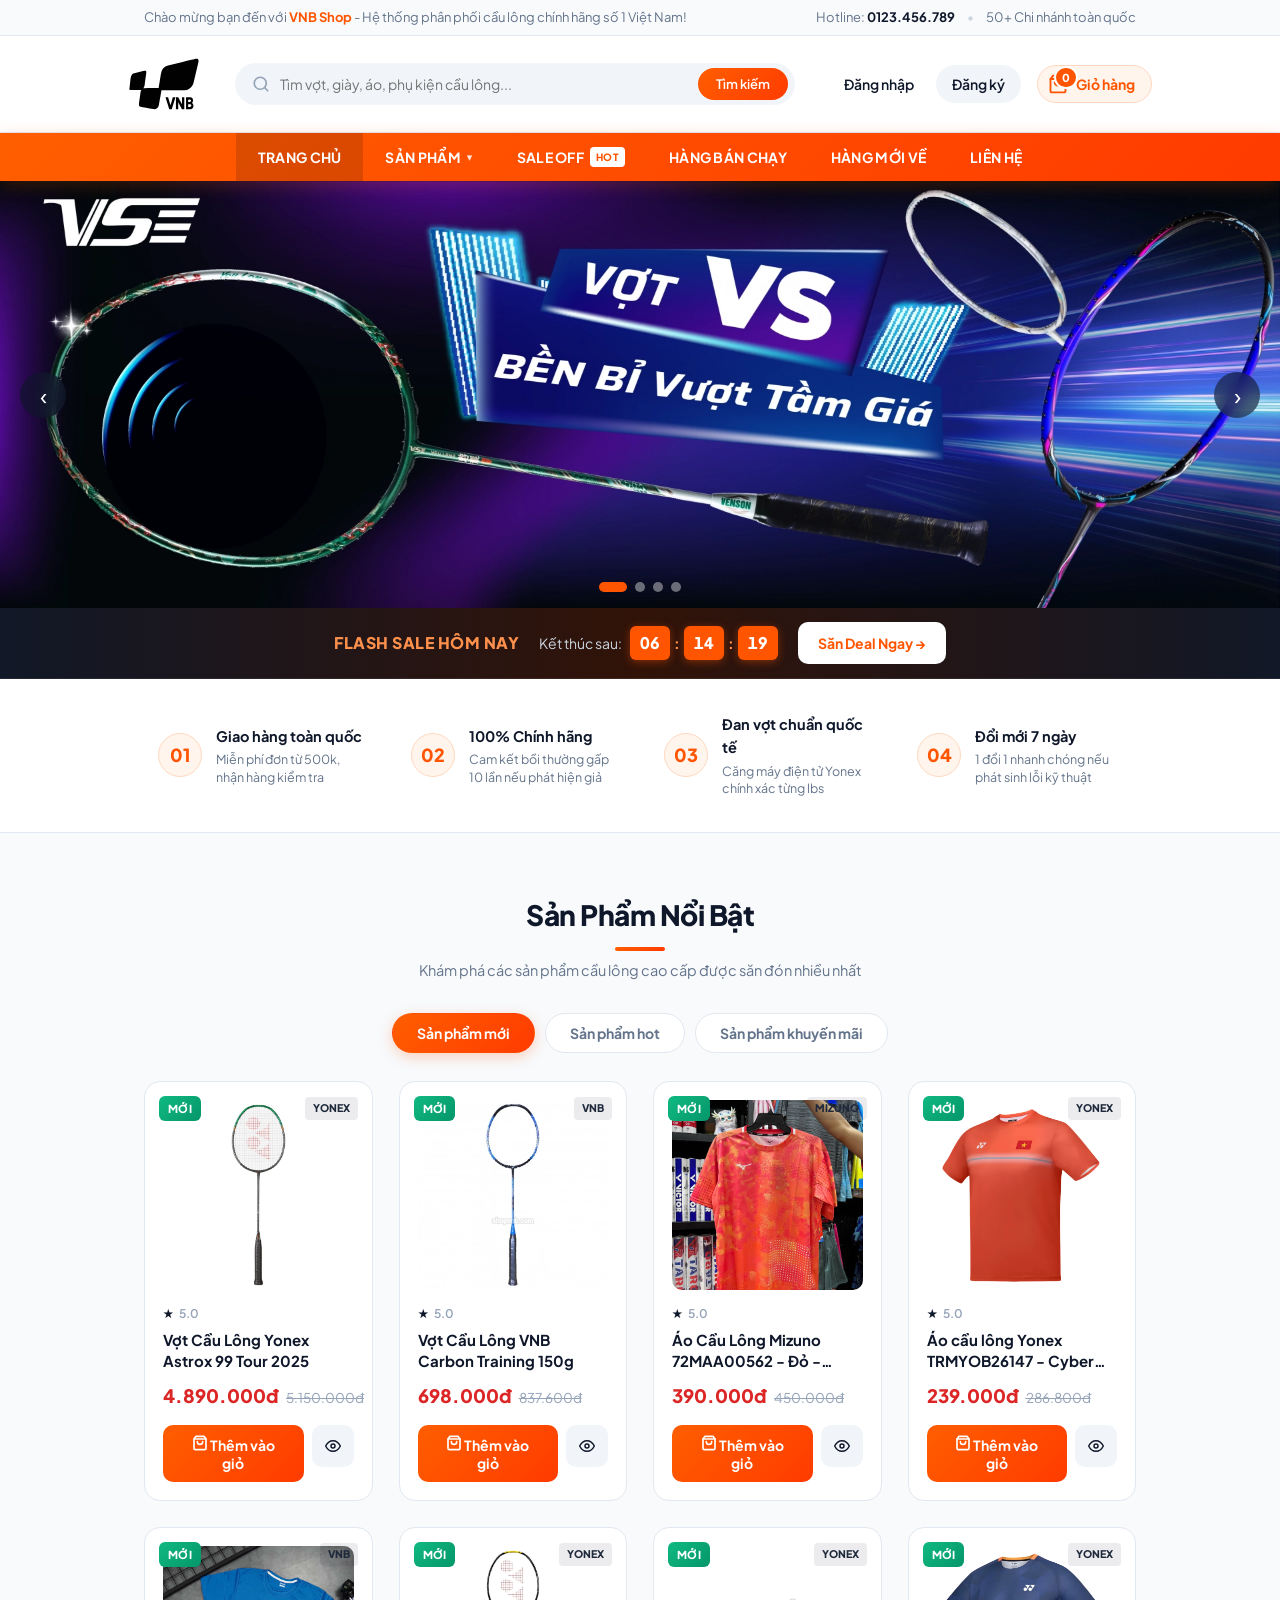
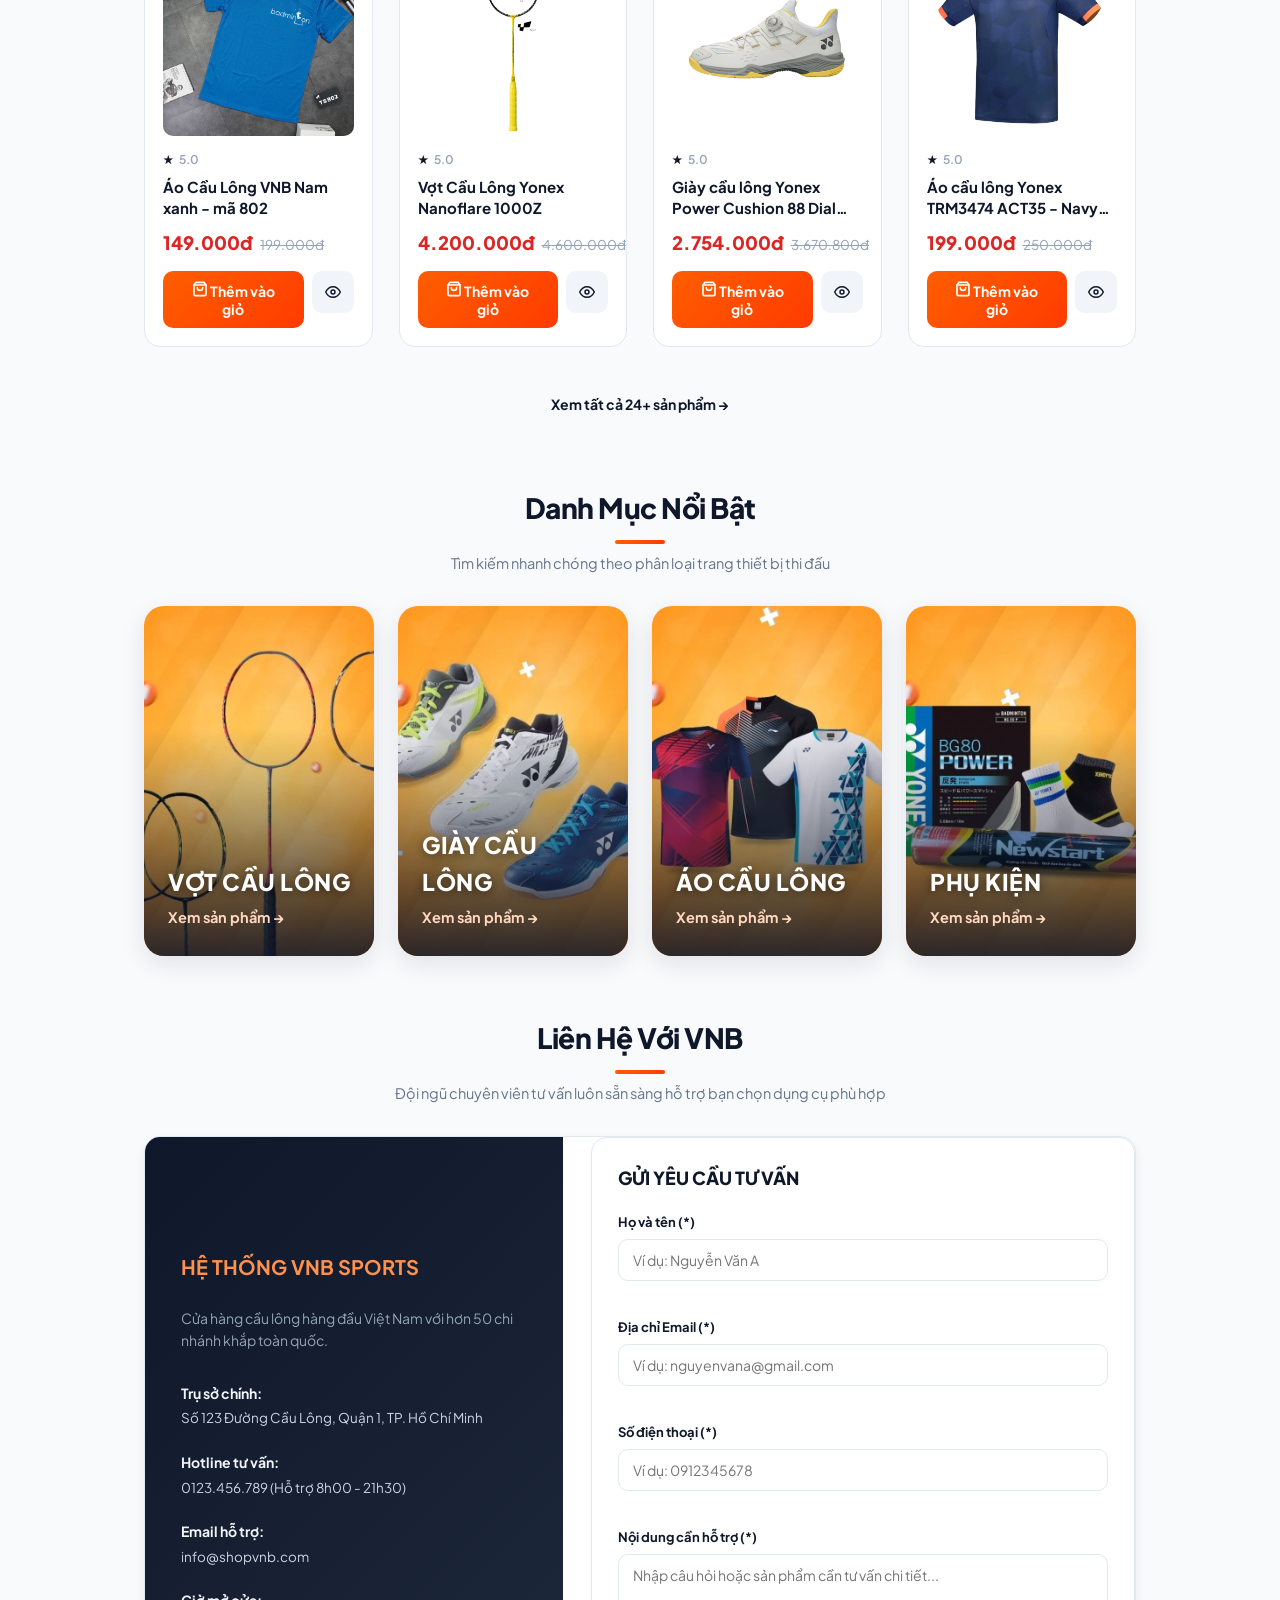
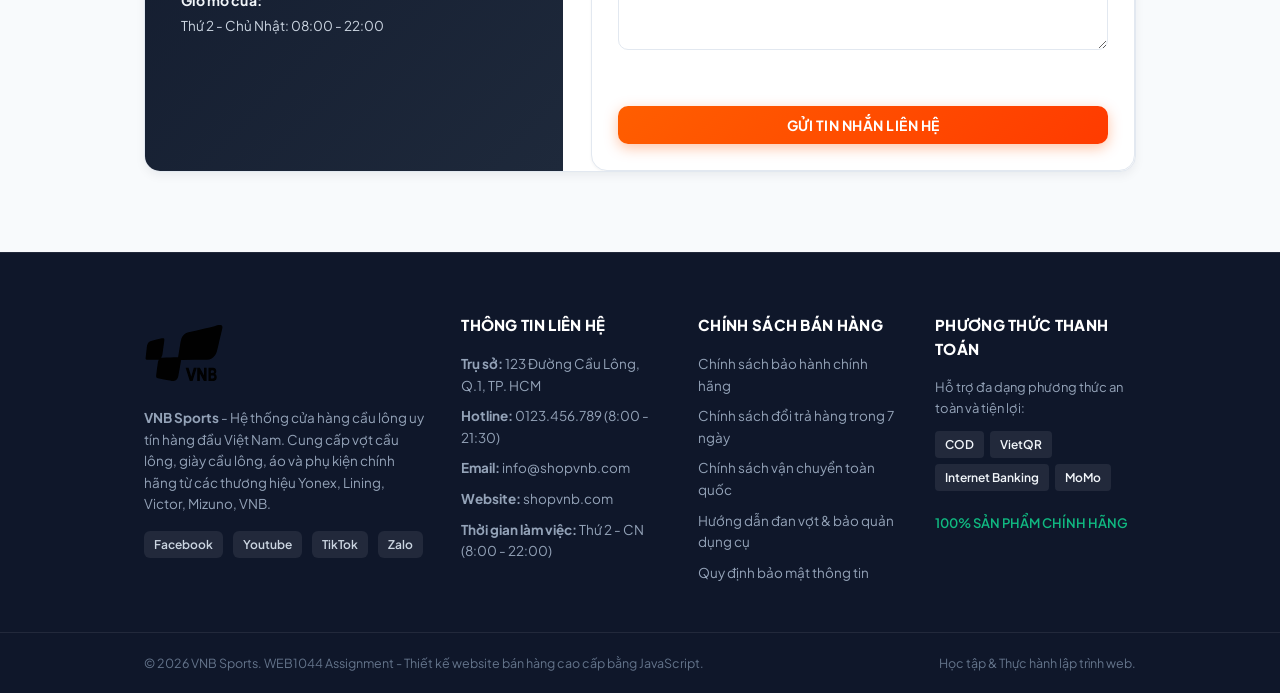
<file: index.html>
<!doctype html>
<html lang="vi">
  <head>
    <meta charset="UTF-8" />
    <meta name="viewport" content="width=device-width,initial-scale=1" />
    <title>VNB Shop - Vợt Cầu Lông & Giày Cầu Lông Chính Hãng</title>
    <link rel="preconnect" href="https://fonts.googleapis.com" />
    <link rel="preconnect" href="https://fonts.gstatic.com" crossorigin />
    <link
      href="https://fonts.googleapis.com/css2?family=Plus+Jakarta+Sans:wght@400;500;600;700;800&display=swap"
      rel="stylesheet"
    />
    <link rel="stylesheet" href="css/style.css" />
  </head>
  <body data-page="home">
    <div id="header"></div>

    <!-- Hero Slider -->
    <div class="slider">
      <div class="slides">
        <img
          width="1920"
          height="640"
          src="img/vs-vot-cau-long_1764274302.webp"
          alt="vs vot cau long"
        /><img
          width="1920"
          height="640"
          src="img/grpht-thrttl_1759089897.webp"
          alt="giay grpht thrttl chính hãng"
        />
        <img width="1920" height="640" src="img/62-1-_1764612898.webp" alt="Ưu đãi siêu sale" />
        <img
          width="1920"
          height="640"
          src="img/yonex-astrox-99_1757731351.webp"
          alt="yonex astrox 99"
        />
      </div>
      <button class="sl-btn prev" aria-label="Slide trước">‹</button>
      <button class="sl-btn next" aria-label="Slide sau">›</button>
      <div class="dots"></div>
    </div>

    <!-- Flash Sale Ticker -->
    <div class="flash">
      <div class="flash-inner">
        <span class="flash-title">FLASH SALE HÔM NAY</span>
        <div class="flash-countdown">
          <span>Kết thúc sau:</span>
          <div id="countdown" class="countdown-boxes"></div>
        </div>
        <a class="btn btn-flash" id="btnPromo" href="products.html?tag=sale">Săn Deal Ngay →</a>
      </div>
    </div>

    <!-- Service Commitments (USP) Bar -->
    <section class="features-bar">
      <div class="wrap features-grid">
        <div class="feature-item">
          <div class="feature-num">01</div>
          <div class="feature-text">
            <h4>Giao hàng toàn quốc</h4>
            <p>Miễn phí đơn từ 500k, nhận hàng kiểm tra</p>
          </div>
        </div>
        <div class="feature-item">
          <div class="feature-num">02</div>
          <div class="feature-text">
            <h4>100% Chính hãng</h4>
            <p>Cam kết bồi thường gấp 10 lần nếu phát hiện giả</p>
          </div>
        </div>
        <div class="feature-item">
          <div class="feature-num">03</div>
          <div class="feature-text">
            <h4>Đan vợt chuẩn quốc tế</h4>
            <p>Căng máy điện tử Yonex chính xác từng lbs</p>
          </div>
        </div>
        <div class="feature-item">
          <div class="feature-num">04</div>
          <div class="feature-text">
            <h4>Đổi mới 7 ngày</h4>
            <p>1 đổi 1 nhanh chóng nếu phát sinh lỗi kỹ thuật</p>
          </div>
        </div>
      </div>
    </section>

    <main class="wrap">
      <!-- Sản phẩm nổi bật -->
      <section class="sec">
        <div class="section-header">
          <h2 class="title">Sản Phẩm Nổi Bật</h2>
          <p class="section-subtitle">
            Khám phá các sản phẩm cầu lông cao cấp được săn đón nhiều nhất
          </p>
        </div>
        <div class="tabs" id="tabs"></div>
        <div class="grid big" id="home-grid"></div>
        <!-- Vùng hiển thị tương thích với mã mẫu huongdanasm2 -->
        <div id="products-list" style="display: none"></div>
        <div class="more">
          <a class="btn btn-lg" href="products.html">Xem tất cả 24+ sản phẩm →</a>
        </div>
      </section>

      <!-- Danh mục sản phẩm -->
      <section class="sec">
        <div class="section-header">
          <h2 class="title">Danh Mục Nổi Bật</h2>
          <p class="section-subtitle">Tìm kiếm nhanh chóng theo phân loại trang thiết bị thi đấu</p>
        </div>
        <div class="cats" id="cats"></div>
      </section>

      <!-- Liên hệ & Hỗ trợ -->
      <section class="sec" id="lienhe">
        <div class="section-header">
          <h2 class="title">Liên Hệ Với VNB</h2>
          <p class="section-subtitle">
            Đội ngũ chuyên viên tư vấn luôn sẵn sàng hỗ trợ bạn chọn dụng cụ phù hợp
          </p>
        </div>

        <div class="contact-card-wrap">
          <div class="contact-info-panel">
            <h3>HỆ THỐNG VNB SPORTS</h3>
            <p class="contact-desc">
              Cửa hàng cầu lông hàng đầu Việt Nam với hơn 50 chi nhánh khắp toàn quốc.
            </p>
            <div class="contact-item">
              <div>
                <b>Trụ sở chính:</b>
                <p>Số 123 Đường Cầu Lông, Quận 1, TP. Hồ Chí Minh</p>
              </div>
            </div>
            <div class="contact-item">
              <div>
                <b>Hotline tư vấn:</b>
                <p>0123.456.789 (Hỗ trợ 8h00 - 21h30)</p>
              </div>
            </div>
            <div class="contact-item">
              <div>
                <b>Email hỗ trợ:</b>
                <p>info@shopvnb.com</p>
              </div>
            </div>
            <div class="contact-item">
              <div>
                <b>Giờ mở cửa:</b>
                <p>Thứ 2 - Chủ Nhật: 08:00 - 22:00</p>
              </div>
            </div>
          </div>

          <form class="box contact-form-panel" id="contactForm" novalidate>
            <h3>GỬI YÊU CẦU TƯ VẤN</h3>
            <div class="field">
              <label>Họ và tên (*)</label>
              <input name="name" placeholder="Ví dụ: Nguyễn Văn A" /><span class="err"></span>
            </div>
            <div class="field">
              <label>Địa chỉ Email (*)</label>
              <input name="email" type="email" placeholder="Ví dụ: nguyenvana@gmail.com" /><span
                class="err"
              ></span>
            </div>
            <div class="field">
              <label>Số điện thoại (*)</label>
              <input name="phone" placeholder="Ví dụ: 0912345678" /><span class="err"></span>
            </div>
            <div class="field">
              <label>Nội dung cần hỗ trợ (*)</label>
              <textarea
                name="msg"
                rows="4"
                placeholder="Nhập câu hỏi hoặc sản phẩm cần tư vấn chi tiết..."
              ></textarea>
              <span class="err"></span>
            </div>
            <button type="submit" class="btn btn-primary btn-contact-submit">
              Gửi tin nhắn liên hệ
            </button>
          </form>
        </div>
      </section>
    </main>

    <div id="footer"></div>

    <script src="js/data.js"></script>
    <script src="js/app.js"></script>
  </body>
</html>
</file>
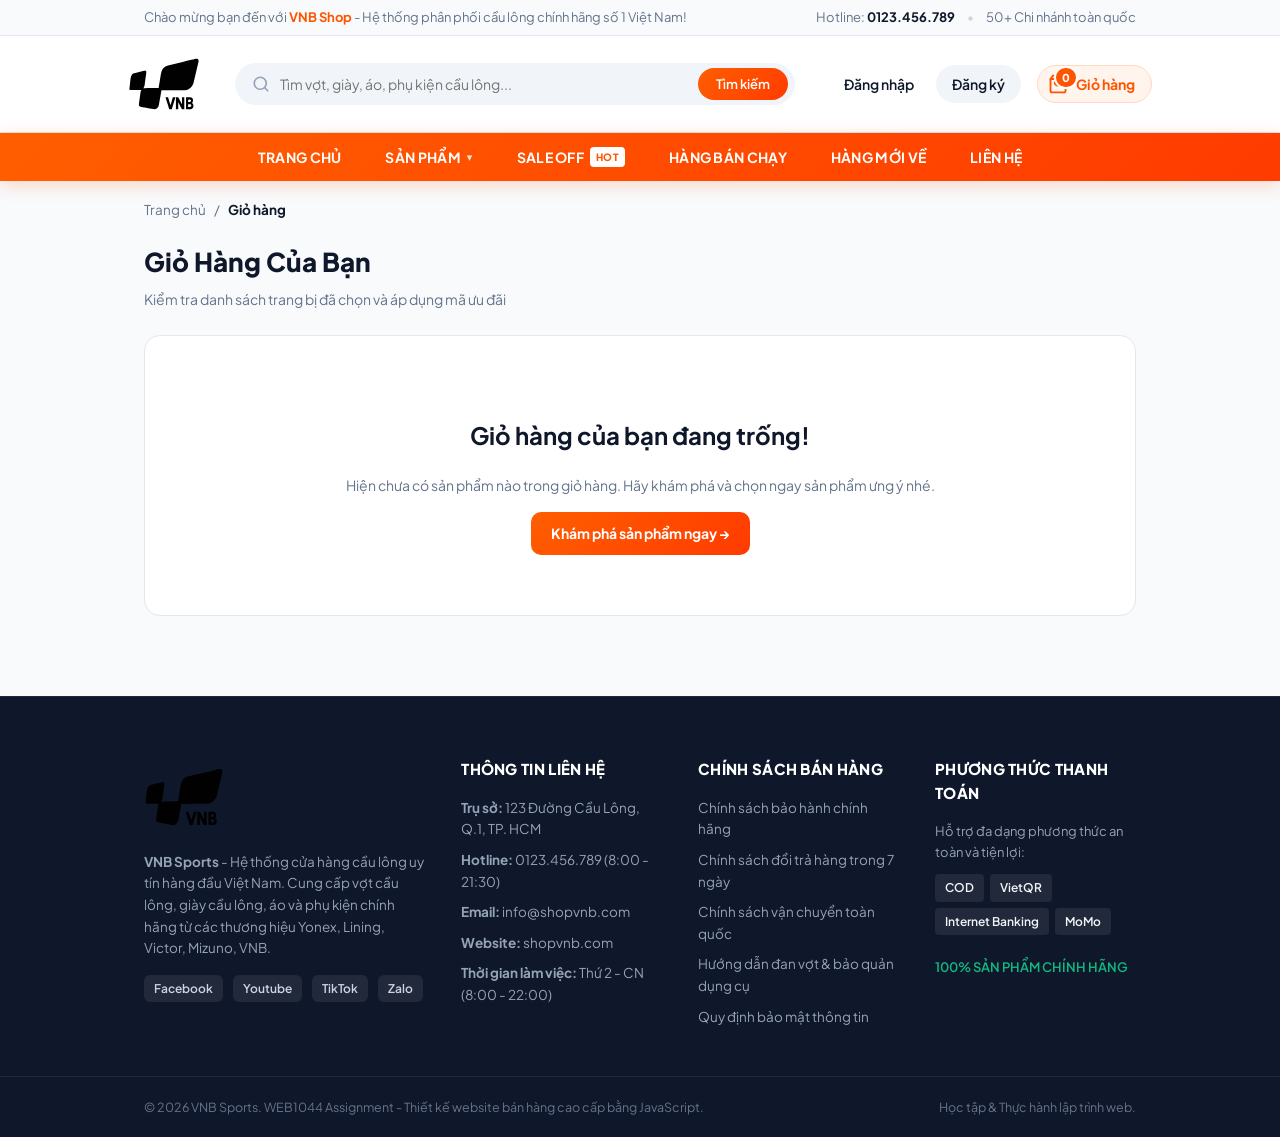
<file: cart.html>
<!doctype html>
<html lang="vi">
  <head>
    <meta charset="UTF-8" />
    <meta name="viewport" content="width=device-width,initial-scale=1" />
    <title>Giỏ hàng của bạn | VNB Shop</title>
    <link rel="preconnect" href="https://fonts.googleapis.com" />
    <link rel="preconnect" href="https://fonts.gstatic.com" crossorigin />
    <link
      href="https://fonts.googleapis.com/css2?family=Plus+Jakarta+Sans:wght@400;500;600;700;800&display=swap"
      rel="stylesheet"
    />
    <link rel="stylesheet" href="css/style.css" />
  </head>
  <body data-page="cart">
    <div id="header"></div>

    <main class="wrap">
      <div class="breadcrumb" style="margin-top: 18px">
        <a href="index.html">Trang chủ</a> / <span>Giỏ hàng</span>
      </div>

      <div class="cart-page-header">
        <h1 class="page-main-title">Giỏ Hàng Của Bạn</h1>
        <p class="page-main-subtitle">Kiểm tra danh sách trang bị đã chọn và áp dụng mã ưu đãi</p>
      </div>

      <!-- Khung hiển thị danh sách giỏ hàng theo mẫu chuẩn huongdanasm2 -->
      <div id="cart-items" class="cart" style="display: none"></div>
      <div id="cart"></div>

      <div class="cart-toolbar" id="cartToolbar" style="display: none">
        <a class="btn btn-outline" href="products.html">← Tiếp tục mua sắm</a>
        <button class="btn btn-dark" id="clearCart">Xóa toàn bộ giỏ hàng</button>
      </div>

      <div class="sum" id="cartSummary" style="display: none">
        <!-- Box Mã Giảm Giá -->
        <div class="box coupon-card" style="margin: 0; width: auto">
          <div class="card-head-line">
            <h3>MÃ GIẢM GIÁ</h3>
          </div>
          <p style="font-size: 14px; color: #64748b; margin-bottom: 12px">
            Chọn nhanh mã ưu đãi bên dưới hoặc tự nhập mã:
          </p>
          <div class="voucher-chips">
            <button type="button" class="chip-btn" data-coupon="VNB10">
              <b>VNB10</b> (Giảm 10%)
            </button>
            <button type="button" class="chip-btn" data-coupon="SALE20">
              <b>SALE20</b> (Giảm 20%)
            </button>
          </div>
          <div class="coupon">
            <input id="couponIn" placeholder="Nhập mã ưu đãi..." />
            <button class="btn btn-primary" id="applyCoupon">Áp dụng</button>
          </div>
          <div id="couponMsg" style="font-size: 13px; margin-top: 8px; font-weight: 600"></div>
        </div>

        <!-- Box Tóm Tắt & Thanh Toán -->
        <div class="box summary-card" style="margin: 0; width: auto">
          <div class="card-head-line">
            <h3>TỔNG ĐƠN HÀNG</h3>
          </div>
          <div id="summary"></div>
          <a href="checkout.html" class="btn btn-checkout-lg" id="toCheckout">
            TIẾN HÀNH THANH TOÁN →
          </a>
        </div>
      </div>
    </main>

    <div id="footer"></div>

    <script src="js/data.js"></script>
    <script src="js/app.js"></script>
  </body>
</html>
</file>
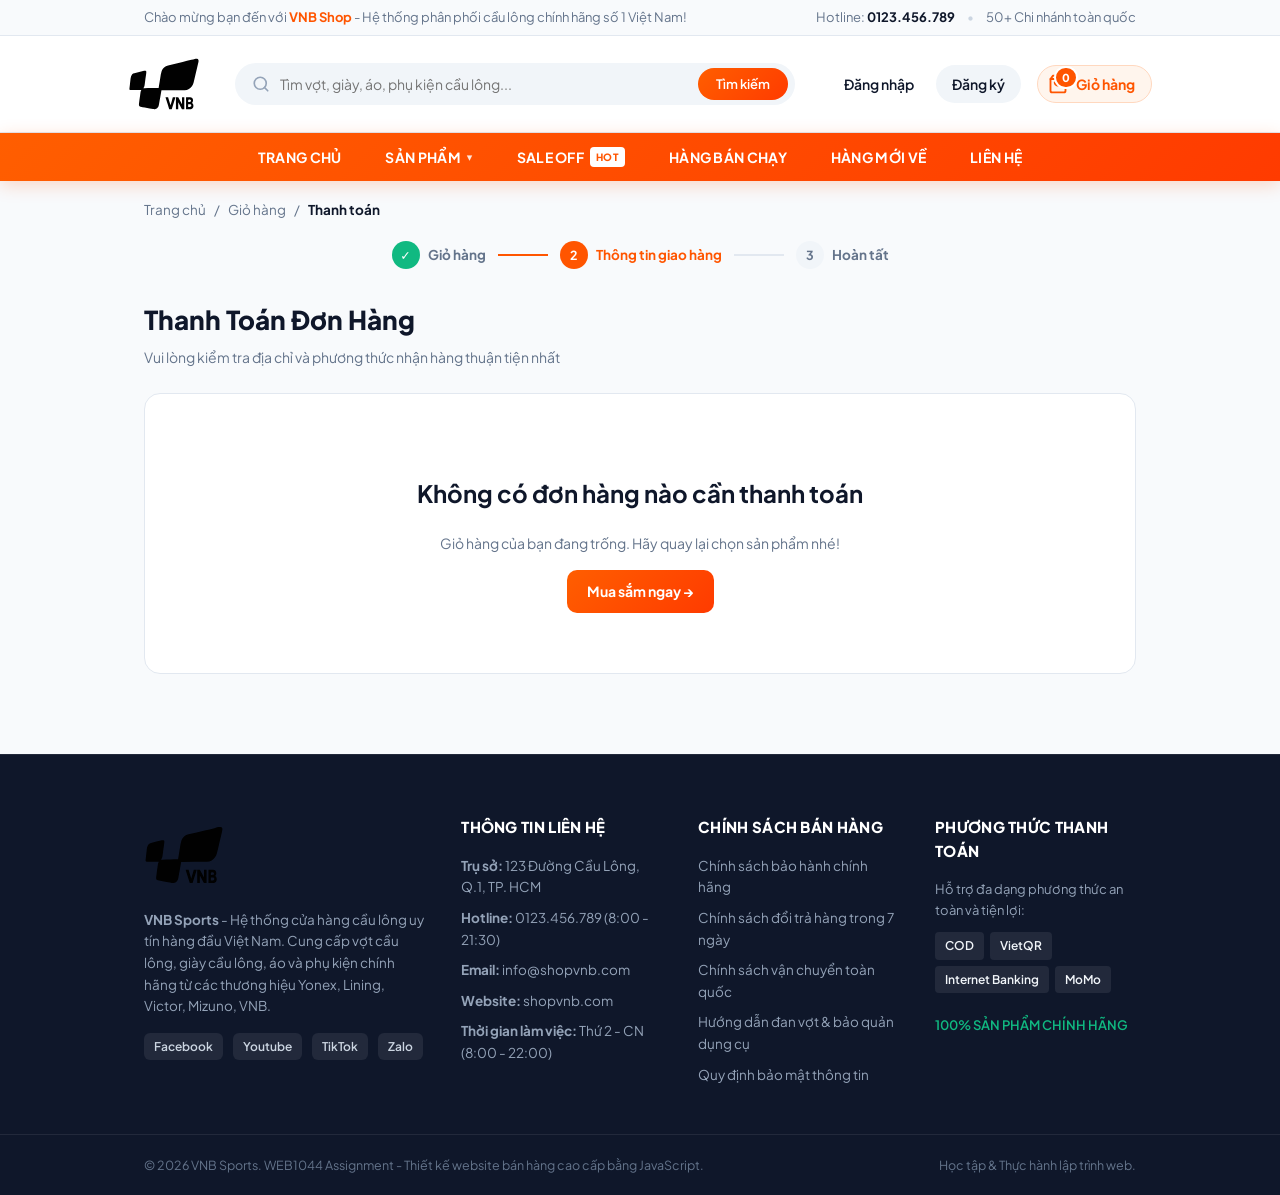
<file: checkout.html>
<!doctype html>
<html lang="vi">
  <head>
    <meta charset="UTF-8" />
    <meta name="viewport" content="width=device-width,initial-scale=1" />
    <title>Thanh toán đơn hàng | VNB Shop</title>
    <link rel="preconnect" href="https://fonts.googleapis.com" />
    <link rel="preconnect" href="https://fonts.gstatic.com" crossorigin />
    <link
      href="https://fonts.googleapis.com/css2?family=Plus+Jakarta+Sans:wght@400;500;600;700;800&display=swap"
      rel="stylesheet"
    />
    <link rel="stylesheet" href="css/style.css" />
  </head>
  <body data-page="checkout">
    <div id="header"></div>

    <main class="wrap">
      <div class="breadcrumb" style="margin-top: 18px">
        <a href="index.html">Trang chủ</a> / <a href="cart.html">Giỏ hàng</a> /
        <span>Thanh toán</span>
      </div>

      <!-- Checkout Steps -->
      <div class="checkout-steps">
        <div class="step completed">
          <span class="step-num">✓</span>
          <span class="step-name">Giỏ hàng</span>
        </div>
        <div class="step-divider active"></div>
        <div class="step active">
          <span class="step-num">2</span>
          <span class="step-name">Thông tin giao hàng</span>
        </div>
        <div class="step-divider"></div>
        <div class="step">
          <span class="step-num">3</span>
          <span class="step-name">Hoàn tất</span>
        </div>
      </div>

      <div class="cart-page-header">
        <h1 class="page-main-title">Thanh Toán Đơn Hàng</h1>
        <p class="page-main-subtitle">
          Vui lòng kiểm tra địa chỉ và phương thức nhận hàng thuận tiện nhất
        </p>
      </div>

      <div id="checkoutContent"></div>
    </main>

    <div id="footer"></div>

    <script src="js/data.js"></script>
    <script src="js/app.js"></script>
  </body>
</html>
</file>
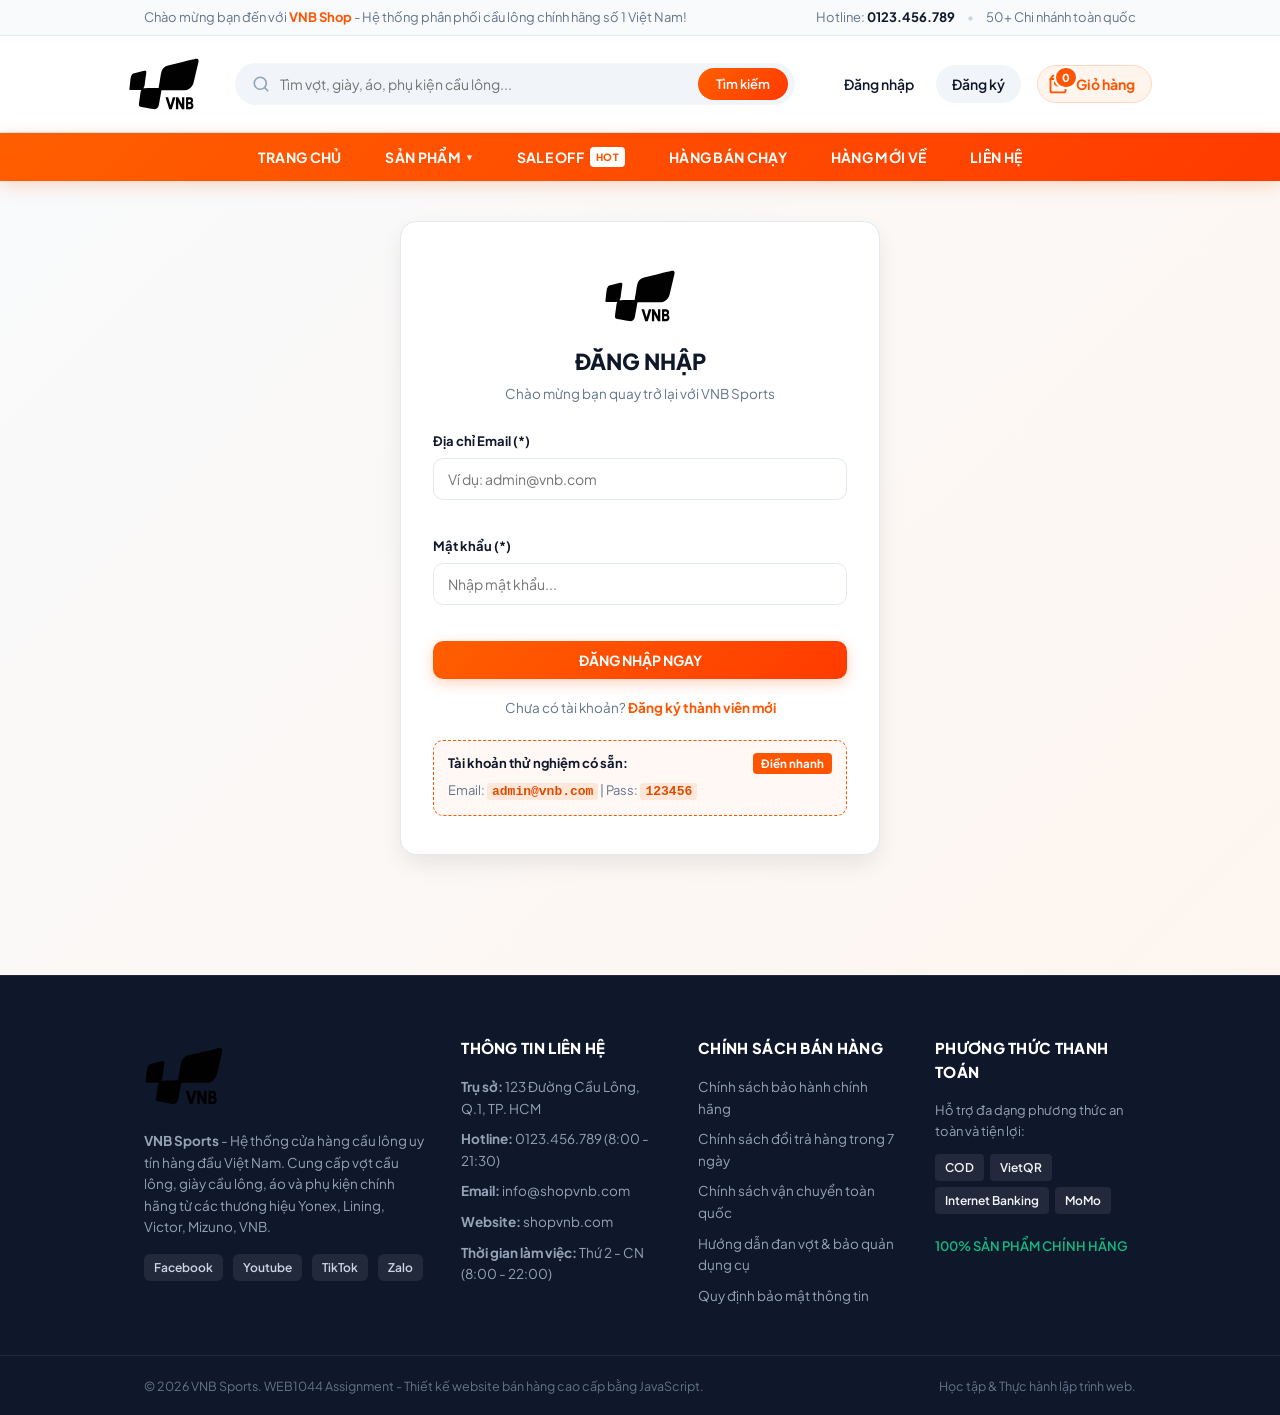
<file: login.html>
<!doctype html>
<html lang="vi">
  <head>
    <meta charset="UTF-8" />
    <meta name="viewport" content="width=device-width,initial-scale=1" />
    <title>Đăng nhập tài khoản | VNB Shop</title>
    <link rel="preconnect" href="https://fonts.googleapis.com" />
    <link rel="preconnect" href="https://fonts.gstatic.com" crossorigin />
    <link
      href="https://fonts.googleapis.com/css2?family=Plus+Jakarta+Sans:wght@400;500;600;700;800&display=swap"
      rel="stylesheet"
    />
    <link rel="stylesheet" href="css/style.css" />
  </head>
  <body data-page="auth" class="auth-page-bg">
    <div id="header"></div>

    <main class="wrap auth-container">
      <div class="auth-card">
        <div class="auth-header">
          <img src="img/logovnb.svg" alt="VNB Sports" class="auth-logo" />
          <h2>ĐĂNG NHẬP</h2>
          <p class="auth-subtitle">Chào mừng bạn quay trở lại với VNB Sports</p>
        </div>

        <form id="authForm" data-type="login" novalidate>
          <div class="field">
            <label>Địa chỉ Email (*)</label>
            <input name="email" type="email" placeholder="Ví dụ: admin@vnb.com" />
            <span class="err"></span>
          </div>

          <div class="field">
            <label>Mật khẩu (*)</label>
            <input name="password" type="password" placeholder="Nhập mật khẩu..." />
            <span class="err"></span>
          </div>

          <div id="authMsg" class="auth-alert-err"></div>

          <button type="submit" class="btn btn-auth-submit">ĐĂNG NHẬP NGAY</button>

          <p class="auth-switch-text">
            Chưa có tài khoản? <a href="register.html" id="sw">Đăng ký thành viên mới</a>
          </p>

          <!-- Nút hỗ trợ chấm bài điền nhanh tài khoản -->
          <div class="demo-box">
            <div class="demo-box-head">
              <span><b>Tài khoản thử nghiệm có sẵn:</b></span>
              <button type="button" class="btn-quick-fill" id="btnFillDemo">Điền nhanh</button>
            </div>
            <p>Email: <code>admin@vnb.com</code> | Pass: <code>123456</code></p>
          </div>
        </form>
      </div>
    </main>

    <script>
      document.addEventListener("DOMContentLoaded", () => {
        const l = document.getElementById("sw");
        if (l) l.href += location.search;

        const btnFill = document.getElementById("btnFillDemo");
        if (btnFill) {
          btnFill.onclick = () => {
            const form = document.getElementById("authForm");
            if (form) {
              form.email.value = "admin@vnb.com";
              form.password.value = "123456";
            }
          };
        }
      });
    </script>

    <div id="footer"></div>
    <script src="js/data.js"></script>
    <script src="js/app.js"></script>
  </body>
</html>
</file>
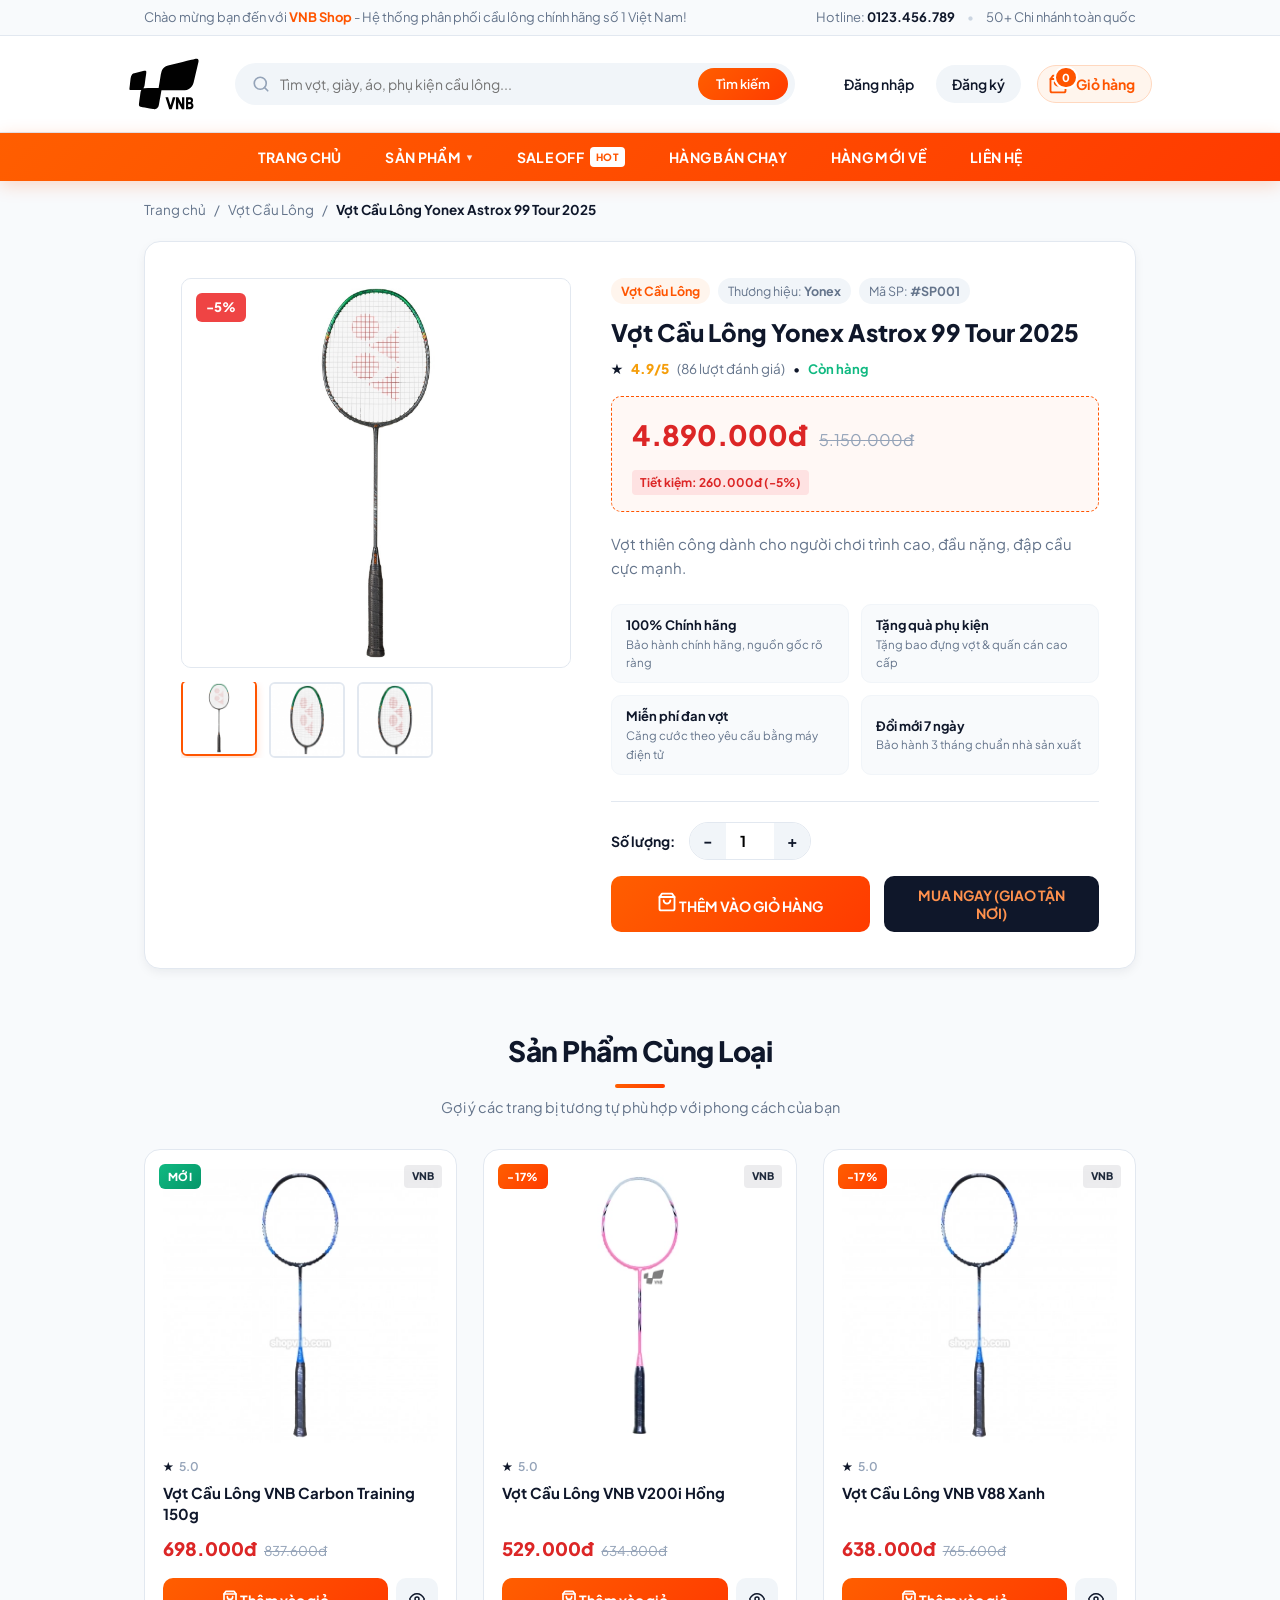
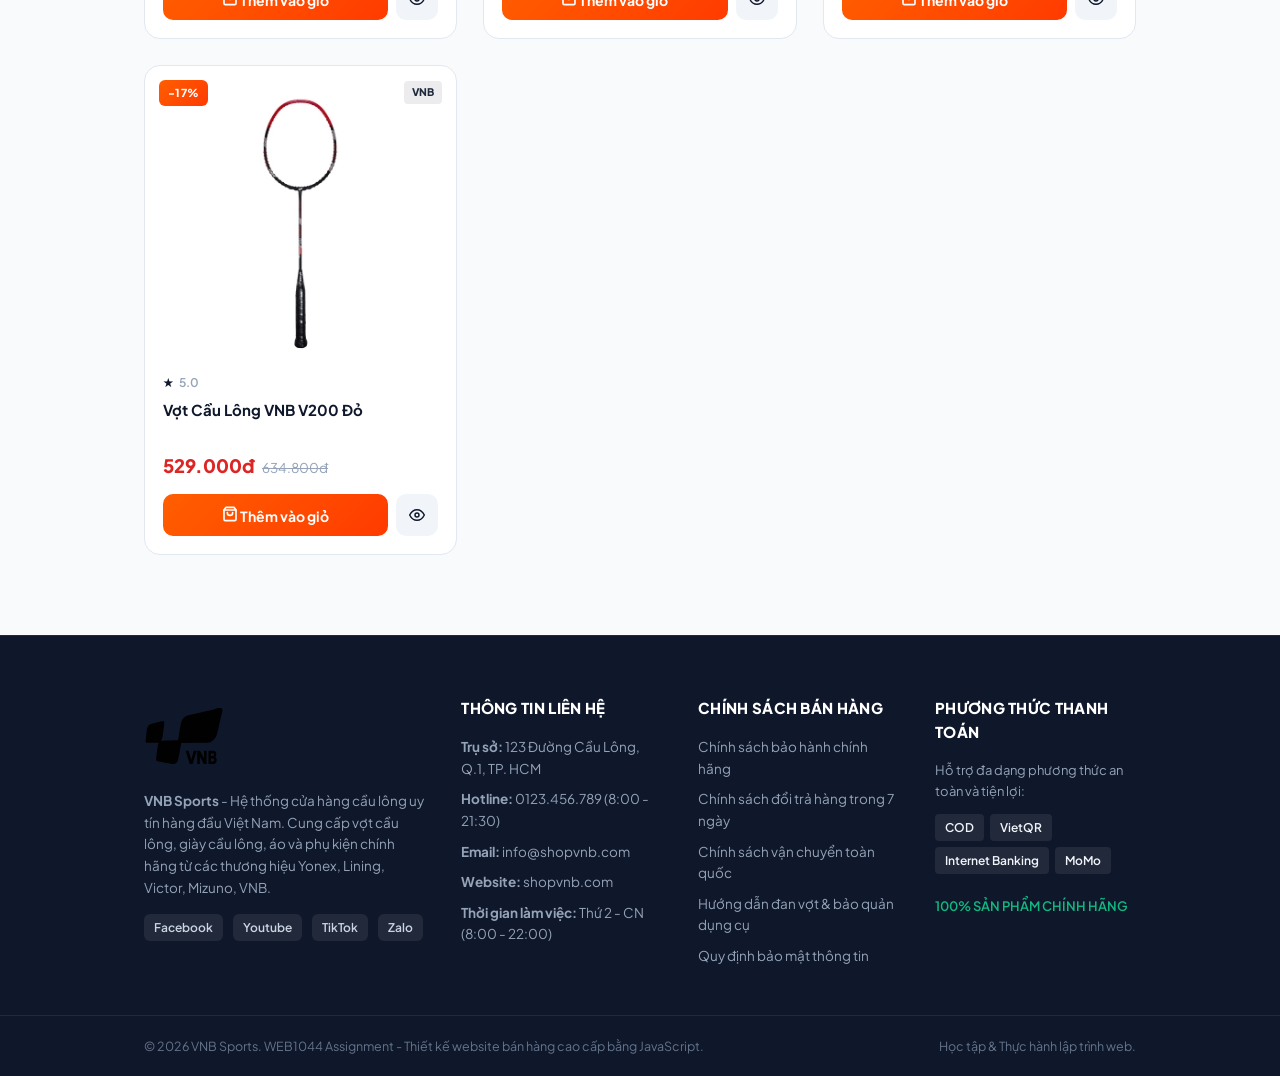
<file: product.html>
<!doctype html>
<html lang="vi">
  <head>
    <meta charset="UTF-8" />
    <meta name="viewport" content="width=device-width,initial-scale=1" />
    <title>Chi tiết sản phẩm | VNB Shop</title>
    <link rel="preconnect" href="https://fonts.googleapis.com" />
    <link rel="preconnect" href="https://fonts.gstatic.com" crossorigin />
    <link
      href="https://fonts.googleapis.com/css2?family=Plus+Jakarta+Sans:wght@400;500;600;700;800&display=swap"
      rel="stylesheet"
    />
    <link rel="stylesheet" href="css/style.css" />
  </head>
  <body data-page="detail">
    <div id="header"></div>

    <main class="wrap">
      <div class="breadcrumb" id="detailBreadcrumb" style="margin-top: 18px"></div>

      <div class="detail-card" id="detail"></div>

      <section class="sec related-sec">
        <div class="section-header">
          <h2 class="title">Sản Phẩm Cùng Loại</h2>
          <p class="section-subtitle">Gợi ý các trang bị tương tự phù hợp với phong cách của bạn</p>
        </div>
        <div class="grid" id="related"></div>
      </section>
    </main>

    <div id="footer"></div>

    <script src="js/data.js"></script>
    <script src="js/app.js"></script>
  </body>
</html>
</file>
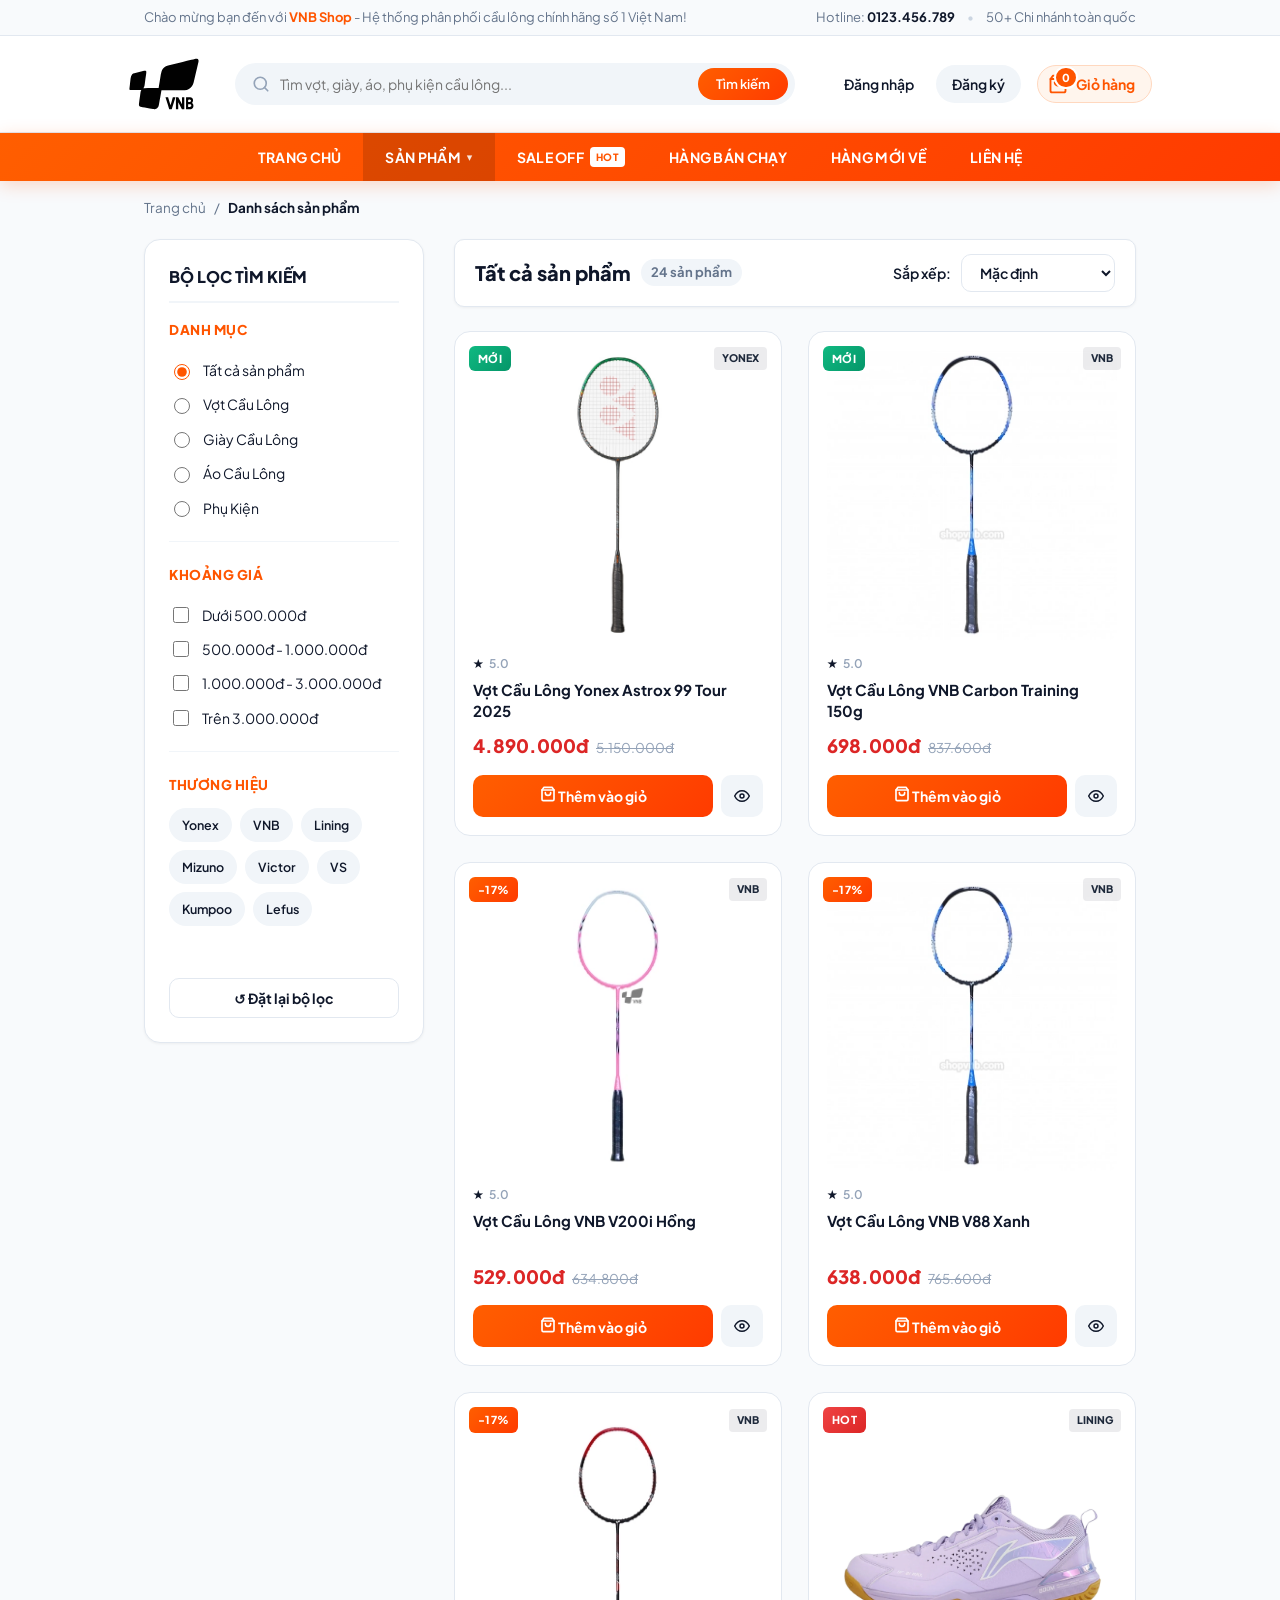
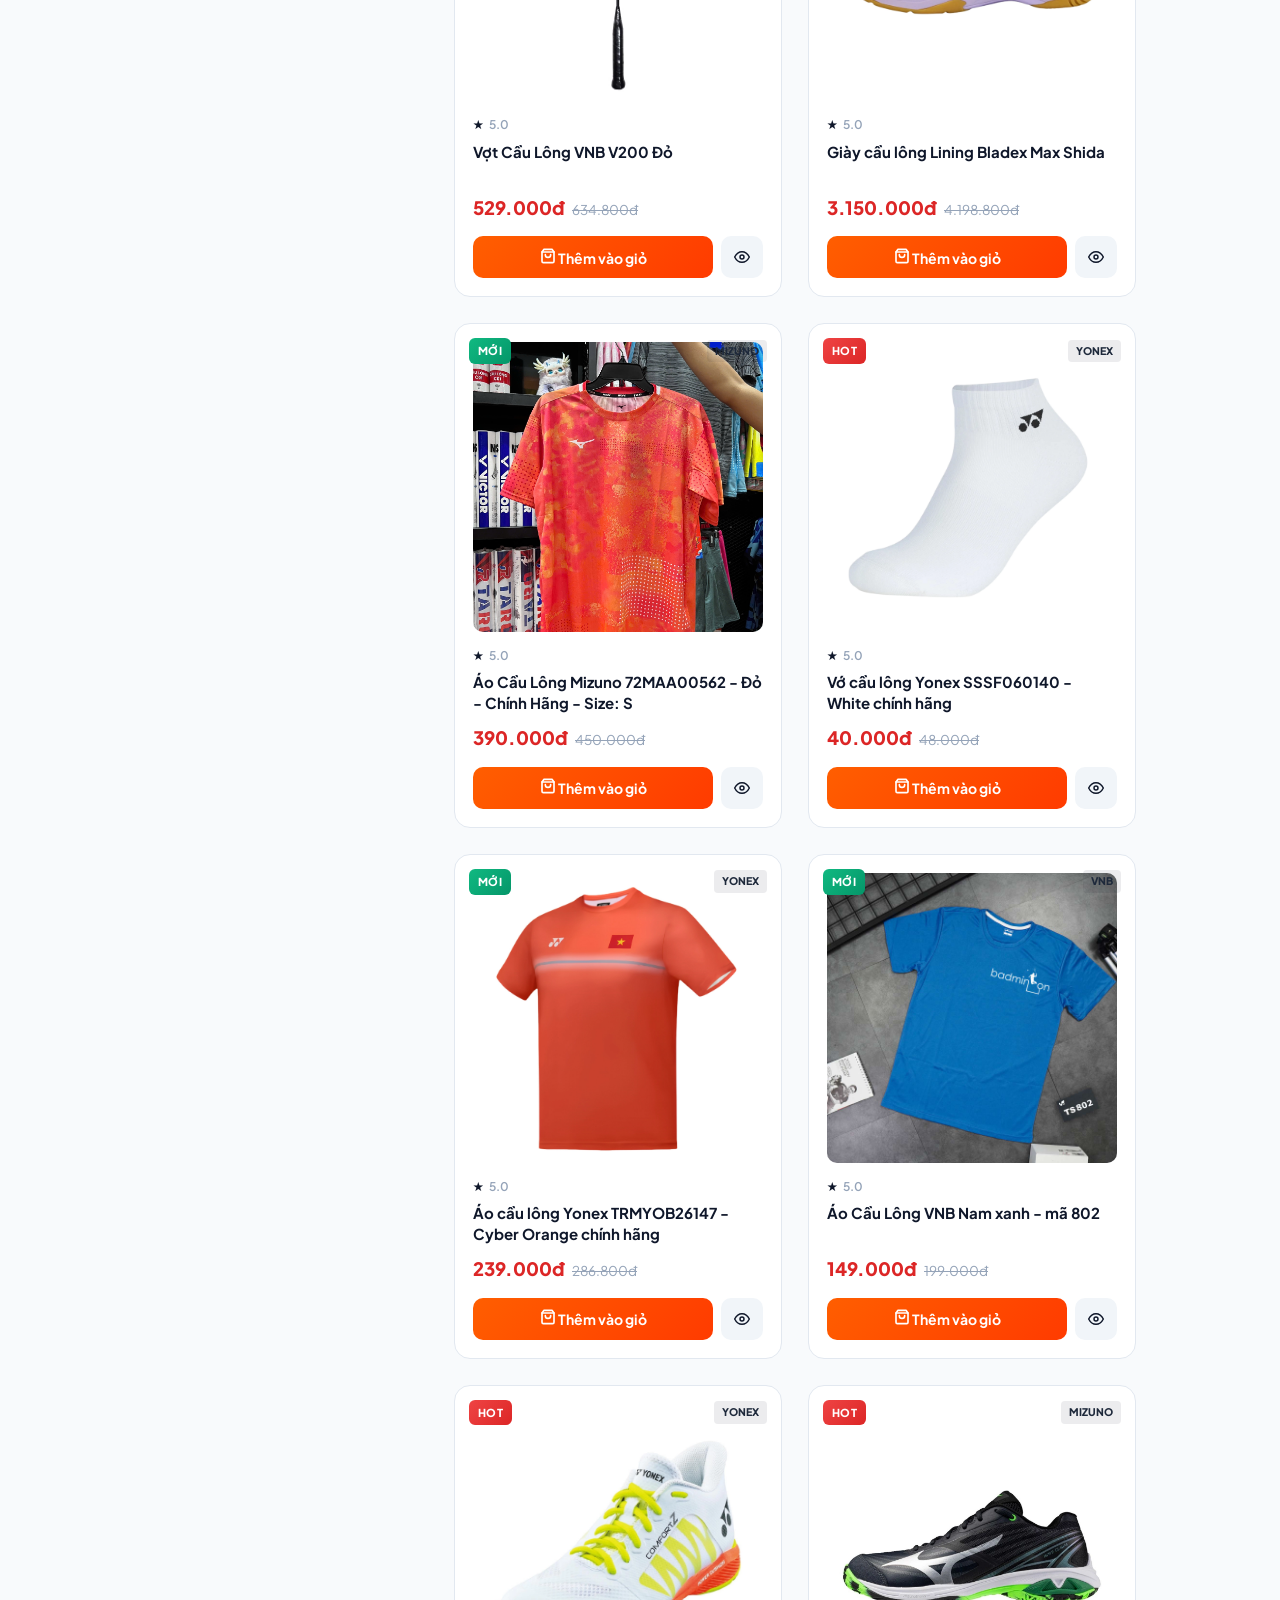
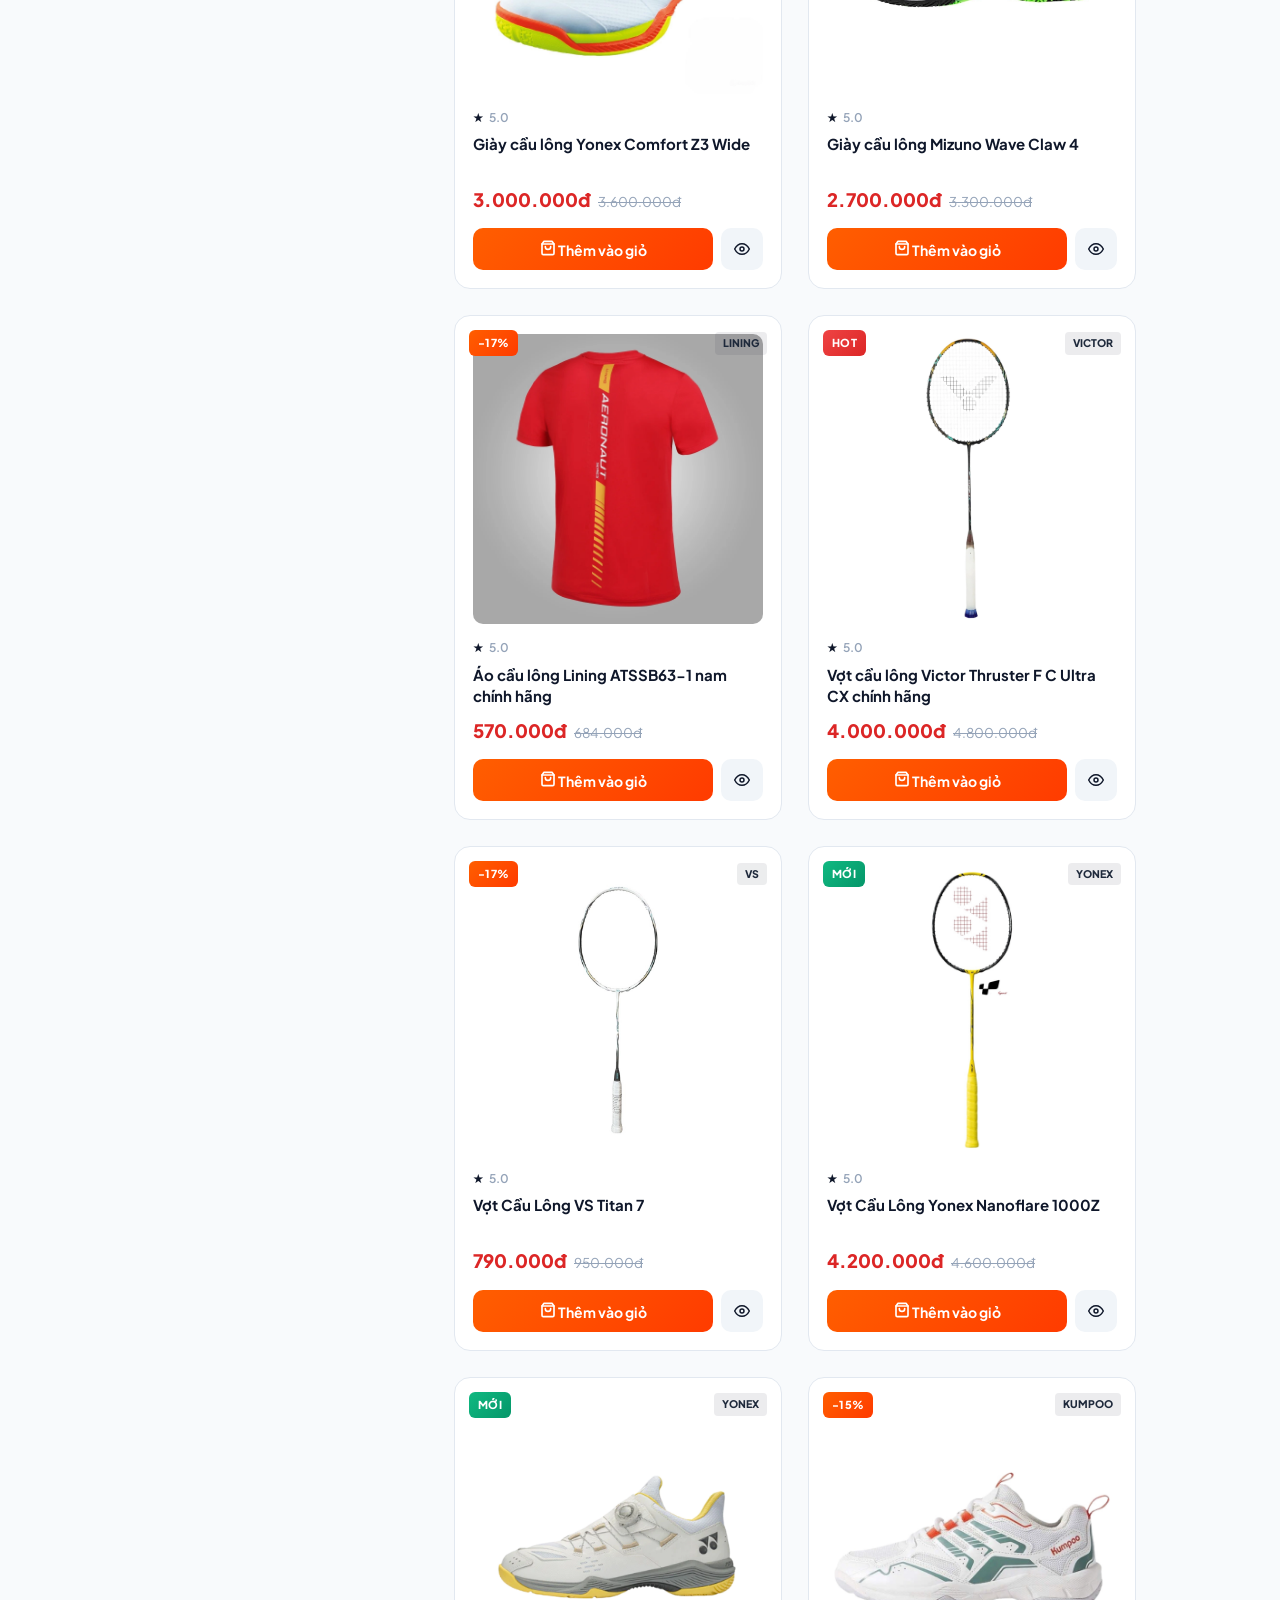
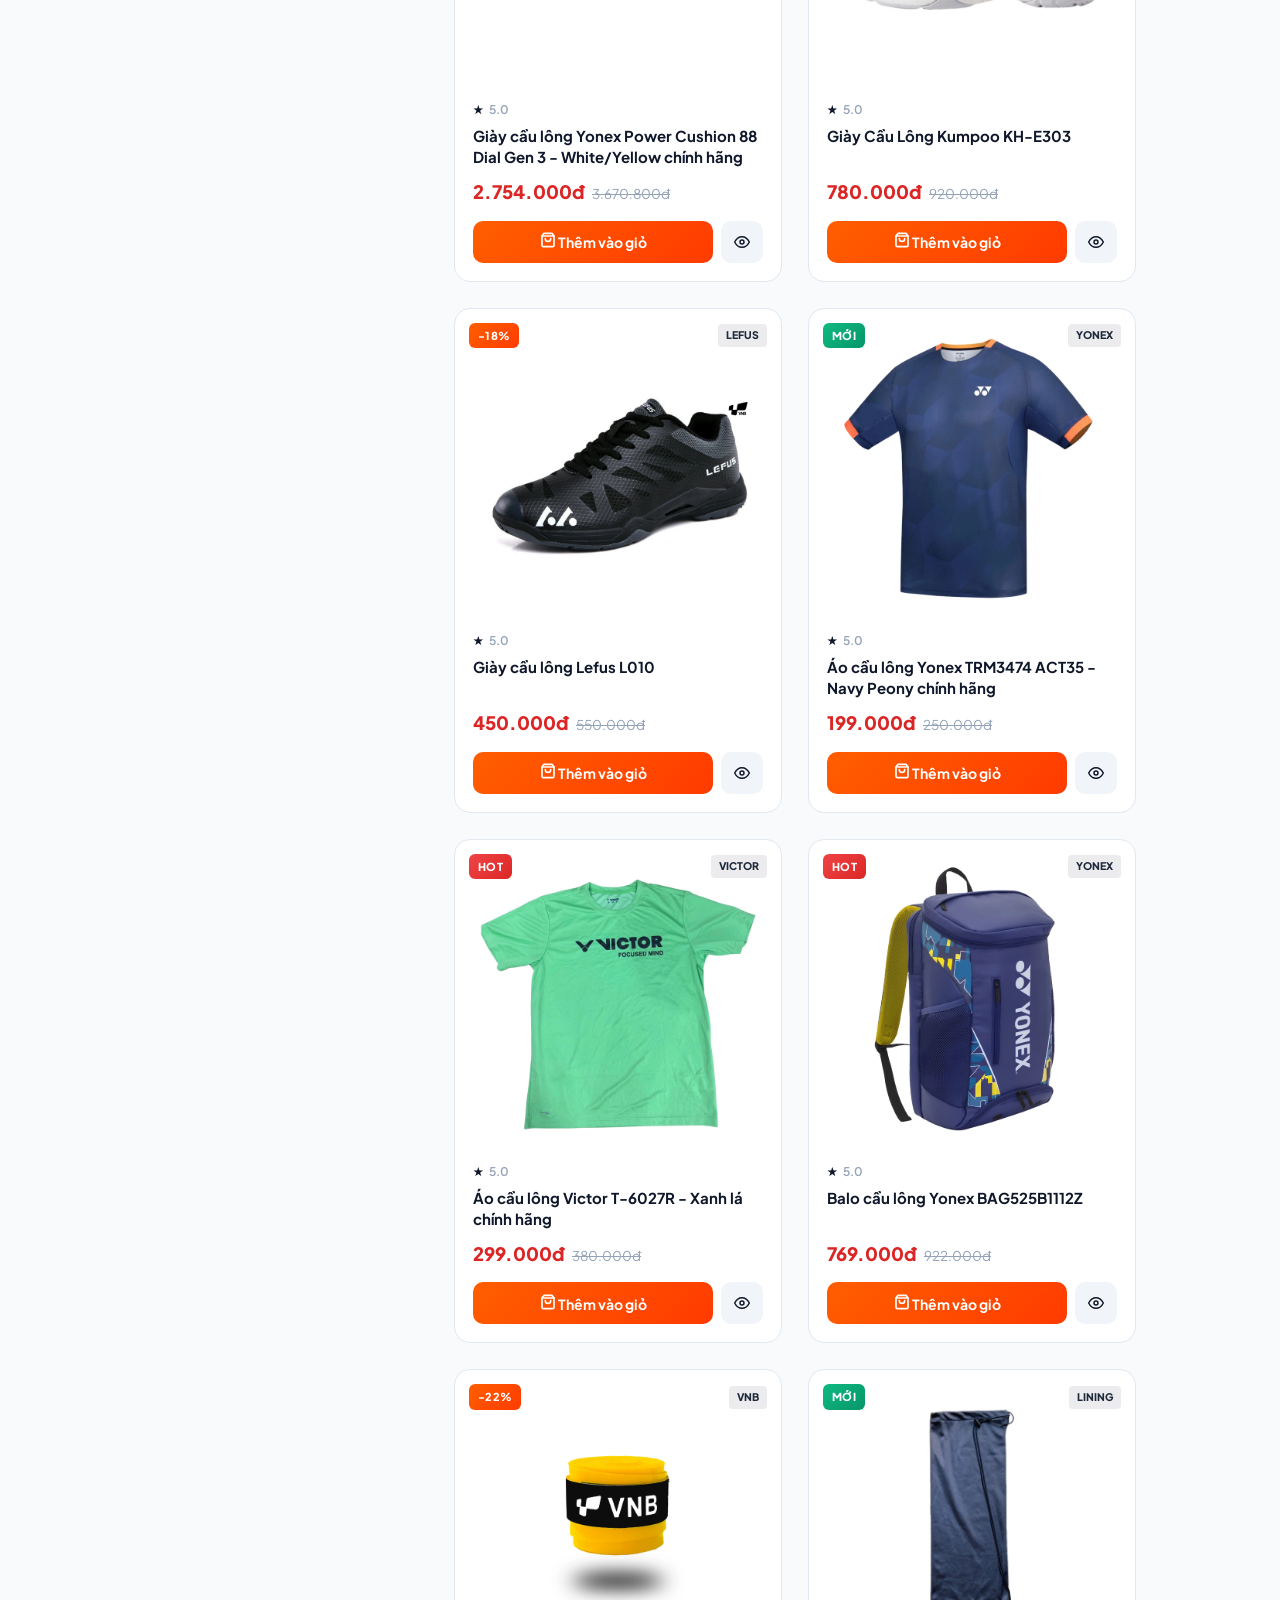
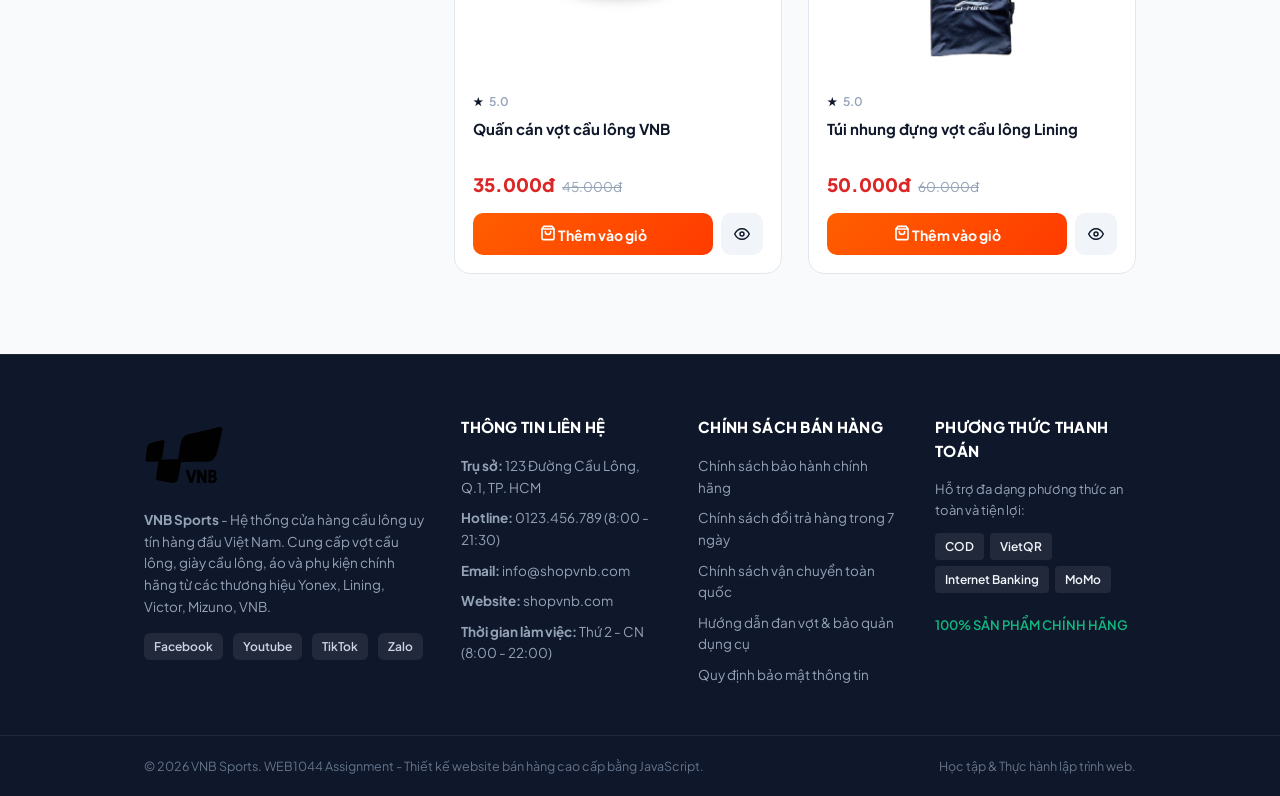
<file: products.html>
<!doctype html>
<html lang="vi">
  <head>
    <meta charset="UTF-8" />
    <meta name="viewport" content="width=device-width,initial-scale=1" />
    <title>Sản Phẩm Cầu Lông | VNB Shop</title>
    <link rel="preconnect" href="https://fonts.googleapis.com" />
    <link rel="preconnect" href="https://fonts.gstatic.com" crossorigin />
    <link
      href="https://fonts.googleapis.com/css2?family=Plus+Jakarta+Sans:wght@400;500;600;700;800&display=swap"
      rel="stylesheet"
    />
    <link rel="stylesheet" href="css/style.css" />
  </head>
  <body data-page="list">
    <div id="header"></div>

    <main class="wrap">
      <div class="breadcrumb" style="margin-top: 16px">
        <a href="index.html">Trang chủ</a> / <span>Danh sách sản phẩm</span>
      </div>

      <div class="layout">
        <!-- Sidebar bộ lọc -->
        <aside class="side" id="filters"></aside>

        <!-- Danh sách sản phẩm -->
        <section class="products-main">
          <div class="bar">
            <div class="bar-left">
              <h1 id="list-title" class="page-list-title">Tất cả sản phẩm</h1>
              <span id="count" class="count-badge"></span>
            </div>
            <div class="sort-wrap">
              <label for="sort">Sắp xếp:</label>
              <div class="select-styled">
                <select id="sort" aria-label="Sắp xếp sản phẩm">
                  <option value="">Mặc định</option>
                  <option value="asc">Giá: Thấp → Cao</option>
                  <option value="desc">Giá: Cao → Thấp</option>
                  <option value="name_asc">Tên: A → Z</option>
                  <option value="name_desc">Tên: Z → A</option>
                </select>
              </div>
            </div>
          </div>

          <div class="grid" id="list"></div>
          <!-- Vùng tương thích với huongdanasm2 -->
          <div id="products-list" style="display: none"></div>
        </section>
      </div>
    </main>

    <div id="footer"></div>

    <script src="js/data.js"></script>
    <script src="js/app.js"></script>
  </body>
</html>
</file>
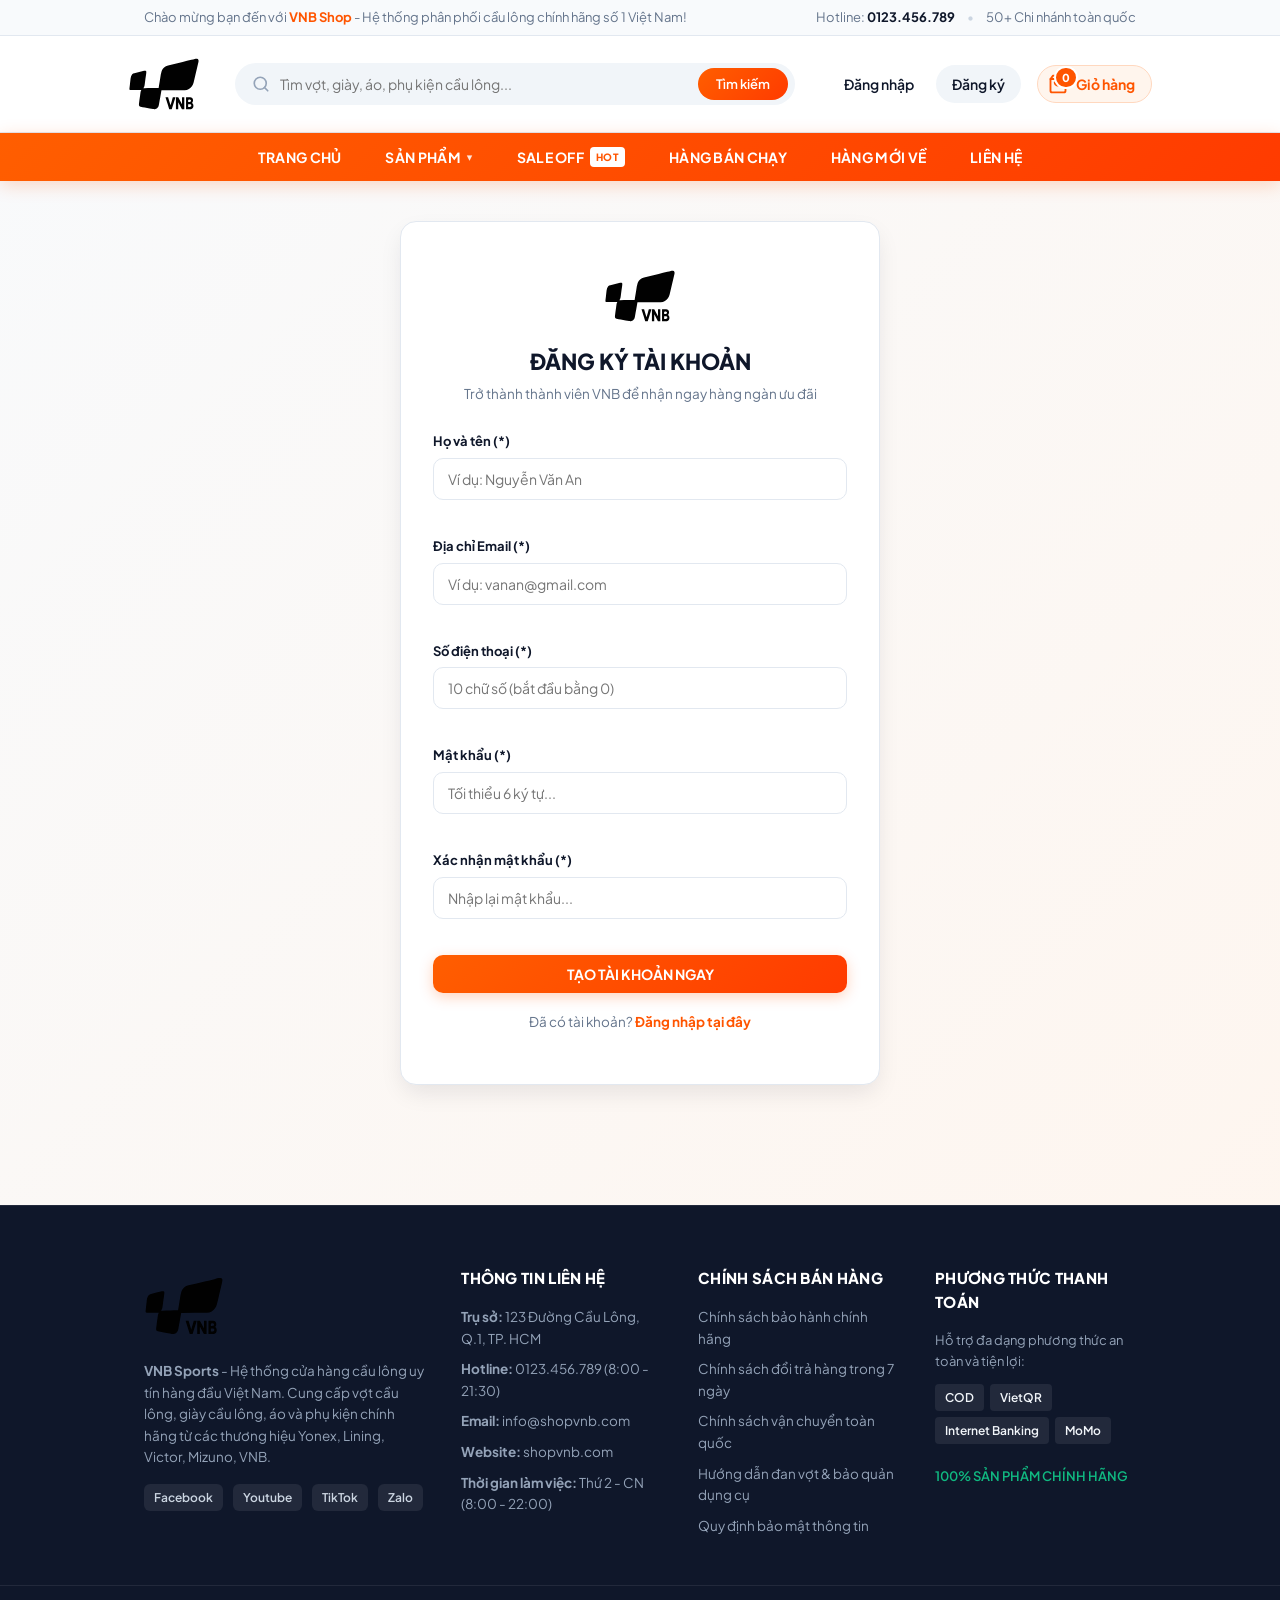
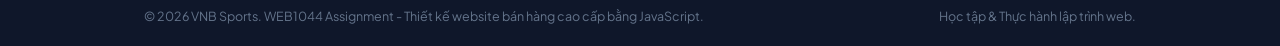
<file: register.html>
<!doctype html>
<html lang="vi">
  <head>
    <meta charset="UTF-8" />
    <meta name="viewport" content="width=device-width,initial-scale=1" />
    <title>Đăng ký tài khoản mới | VNB Shop</title>
    <link rel="preconnect" href="https://fonts.googleapis.com" />
    <link rel="preconnect" href="https://fonts.gstatic.com" crossorigin />
    <link
      href="https://fonts.googleapis.com/css2?family=Plus+Jakarta+Sans:wght@400;500;600;700;800&display=swap"
      rel="stylesheet"
    />
    <link rel="stylesheet" href="css/style.css" />
  </head>
  <body data-page="auth" class="auth-page-bg">
    <div id="header"></div>

    <main class="wrap auth-container">
      <div class="auth-card">
        <div class="auth-header">
          <img src="img/logovnb.svg" alt="VNB Sports" class="auth-logo" />
          <h2>ĐĂNG KÝ TÀI KHOẢN</h2>
          <p class="auth-subtitle">Trở thành thành viên VNB để nhận ngay hàng ngàn ưu đãi</p>
        </div>

        <form id="register-form" data-type="register" novalidate>
          <div class="field">
            <label for="full-name">Họ và tên (*)</label>
            <input id="full-name" name="name" placeholder="Ví dụ: Nguyễn Văn An" />
            <span class="err"></span>
          </div>

          <div class="field">
            <label for="email">Địa chỉ Email (*)</label>
            <input id="email" name="email" type="email" placeholder="Ví dụ: vanan@gmail.com" />
            <span class="err"></span>
          </div>

          <div class="field">
            <label for="phone">Số điện thoại (*)</label>
            <input id="phone" name="phone" placeholder="10 chữ số (bắt đầu bằng 0)" />
            <span class="err"></span>
          </div>

          <div class="field">
            <label for="password">Mật khẩu (*)</label>
            <input
              id="password"
              name="password"
              type="password"
              placeholder="Tối thiểu 6 ký tự..."
            />
            <span class="err"></span>
          </div>

          <div class="field">
            <label for="confirmPassword">Xác nhận mật khẩu (*)</label>
            <input
              id="confirmPassword"
              name="repass"
              type="password"
              placeholder="Nhập lại mật khẩu..."
            />
            <span class="err"></span>
          </div>

          <!-- Các phần tử hỗ trợ tương thích selector huongdanasm2 -->
          <email style="display: none"></email>
          <password style="display: none"></password>
          <confirmPassword style="display: none"></confirmPassword>

          <div id="authMsg" class="auth-alert-err"></div>

          <button type="submit" class="btn btn-auth-submit">TẠO TÀI KHOẢN NGAY</button>

          <p class="auth-switch-text">
            Đã có tài khoản? <a href="login.html" id="sw">Đăng nhập tại đây</a>
          </p>
        </form>
      </div>
    </main>

    <script>
      document.addEventListener("DOMContentLoaded", () => {
        const l = document.getElementById("sw");
        if (l) l.href += location.search;
      });
    </script>

    <div id="footer"></div>
    <script src="js/data.js"></script>
    <script src="js/app.js"></script>
  </body>
</html>
</file>
<file: css/style.css>
/* ==========================================================================
   VNB SPORTS - MODERN DESIGN SYSTEM & STYLESHEET
   WEB1044 Assignment: JavaScript E-Commerce Platform
   ========================================================================== */

/* ---------- 1. CSS VARIABLES & THEME ---------- */
:root {
  --primary: #ff5500;
  --primary-hover: #e04b00;
  --primary-gradient: linear-gradient(135deg, #ff5e00 0%, #ff3b00 100%);
  --primary-light: #fff5ed;
  --primary-border: #ffd8bf;

  --dark: #0f172a;
  --dark-soft: #1e293b;
  --bg: #f8fafc;
  --surface: #ffffff;

  --border: #e2e8f0;
  --border-light: #f1f5f9;

  --text-main: #0f172a;
  --text-muted: #64748b;
  --text-light: #94a3b8;

  --accent-blue: #2563eb;
  --success: #10b981;
  --danger: #ef4444;
  --warning: #f59e0b;

  --radius-sm: 6px;
  --radius-md: 10px;
  --radius-lg: 16px;
  --radius-full: 9999px;

  --shadow-sm: 0 1px 3px 0 rgba(0, 0, 0, 0.05);
  --shadow-md: 0 4px 12px -2px rgba(15, 23, 42, 0.08);
  --shadow-lg: 0 10px 25px -4px rgba(15, 23, 42, 0.1);
  --shadow-hover: 0 14px 30px -4px rgba(255, 85, 0, 0.18);

  --font-main: "Plus Jakarta Sans", system-ui, -apple-system, sans-serif;
}

/* ---------- 2. RESET & BASE ---------- */
*,
*::before,
*::after {
  box-sizing: border-box;
}

html,
body {
  margin: 0;
  padding: 0;
  overflow-x: hidden;
  width: 100%;
}

body {
  font-family: var(--font-main);
  background: var(--bg);
  color: var(--text-main);
  line-height: 1.6;
  -webkit-font-smoothing: antialiased;
}

a {
  text-decoration: none;
  color: inherit;
  transition: all 0.2s ease;
}

ul {
  list-style: none;
  margin: 0;
  padding: 0;
}

img {
  max-width: 100%;
  display: block;
}

button,
input,
select,
textarea {
  font-family: inherit;
}

button {
  cursor: pointer;
  border: 0;
  background: none;
}

:focus-visible {
  outline: 2px solid var(--primary);
  outline-offset: 2px;
}

.wrap {
  width: 80%;
  max-width: 80%;
  margin: 0 auto;
  padding: 0 16px;
}

/* ---------- 3. HEADER & NAVIGATION ---------- */
.top-announcement {
  background: #f8fafc;
  color: #64748b;
  font-size: 13px;
  padding: 7px 0;
  border-bottom: 1px solid var(--border);
}
.top-announcement-inner {
  display: flex;
  justify-content: space-between;
  align-items: center;
  flex-wrap: wrap;
  gap: 10px;
}
.announcement-text b {
  color: var(--primary);
}
.announcement-meta {
  display: flex;
  align-items: center;
  gap: 12px;
  color: #64748b;
}
.announcement-meta b {
  color: var(--dark);
}
.announcement-meta .sep {
  color: #cbd5e1;
}

.top-bar {
  background: var(--surface);
  border-bottom: 1px solid var(--border);
  position: relative;
  z-index: 50;
  transition: box-shadow 0.2s;
}
.top-bar-inner {
  display: flex;
  justify-content: space-between;
  align-items: center;
  gap: 24px;
  padding: 12px 0;
}
.logo img {
  width: 72px;
  height: auto;
  transition: transform 0.2s;
}
.logo:hover img {
  transform: scale(1.05);
}

.search-bar {
  display: flex;
  align-items: center;
  flex: 0 1 560px;
  background: #f1f5f9;
  border: 1px solid transparent;
  border-radius: var(--radius-full);
  padding: 4px 6px 4px 16px;
  transition: all 0.25s;
}
.search-bar:focus-within {
  background: #fff;
  border-color: var(--primary);
  box-shadow: 0 0 0 3px rgba(255, 85, 0, 0.15);
}
.search-icon {
  color: var(--text-light);
  display: flex;
  align-items: center;
  margin-right: 8px;
}
.search-bar input {
  border: 0;
  background: none;
  width: 100%;
  font-size: 14px;
  outline: none;
  color: var(--text-main);
}
.search-bar button {
  background: var(--primary-gradient);
  color: #fff;
  font-weight: 600;
  font-size: 13px;
  padding: 8px 18px;
  border-radius: var(--radius-full);
  transition: opacity 0.2s;
  white-space: nowrap;
}
.search-bar button:hover {
  opacity: 0.9;
}

.user-nav {
  display: flex;
  align-items: center;
  gap: 16px;
}
.auth-btns {
  display: flex;
  align-items: center;
  gap: 8px;
  font-size: 14px;
  font-weight: 600;
}
.nav-auth-login {
  color: var(--text-main);
  padding: 8px 14px;
  border-radius: var(--radius-full);
}
.nav-auth-login:hover {
  color: var(--primary);
}
.nav-auth-reg {
  background: #f1f5f9;
  color: var(--text-main);
  padding: 8px 16px;
  border-radius: var(--radius-full);
  transition: background 0.2s;
}
.nav-auth-reg:hover {
  background: var(--primary-light);
  color: var(--primary);
}

.user-pill {
  display: flex;
  align-items: center;
  gap: 8px;
  background: #f8fafc;
  padding: 4px 12px 4px 6px;
  border: 1px solid var(--border);
  border-radius: var(--radius-full);
}
.user-avatar {
  background: var(--primary-light);
  color: var(--primary);
  width: 32px;
  height: 32px;
  border-radius: 50%;
  display: flex;
  align-items: center;
  justify-content: center;
  font-size: 14px;
}
.user-text {
  display: flex;
  flex-direction: column;
  line-height: 1.2;
}
.user-text small {
  font-size: 11px;
  color: var(--text-muted);
}
.user-text b {
  font-size: 13px;
  color: var(--text-main);
}
.btn-logout {
  color: #ef4444;
  font-size: 12px;
  font-weight: 600;
  margin-left: 6px;
  padding: 4px 8px;
  border-radius: var(--radius-sm);
  background: #fee2e2;
  transition: background 0.2s;
}
.btn-logout:hover {
  background: #fecaca;
}

.cart-pill-btn {
  display: flex;
  align-items: center;
  gap: 8px;
  background: var(--primary-light);
  border: 1px solid var(--primary-border);
  color: var(--primary);
  padding: 7px 16px 7px 10px;
  border-radius: var(--radius-full);
  font-weight: 700;
  font-size: 14px;
  transition:
    transform 0.2s,
    box-shadow 0.2s;
}
.cart-pill-btn:hover {
  transform: translateY(-2px);
  box-shadow: 0 4px 12px rgba(255, 85, 0, 0.2);
}
.cart-icon-box {
  position: relative;
  display: flex;
  align-items: center;
}
.cart-count {
  position: absolute;
  top: -8px;
  right: -10px;
  background: var(--primary);
  color: #fff;
  font-size: 11px;
  padding: 1px 6px;
  border-radius: 99px;
  border: 2px solid #fff;
  font-weight: 800;
}
.cart-pill-btn.bounce {
  animation: cartBounce 0.45s cubic-bezier(0.175, 0.885, 0.32, 1.275);
}
@keyframes cartBounce {
  0%,
  100% {
    transform: scale(1);
  }
  50% {
    transform: scale(1.15) rotate(-4deg);
  }
}

/* Navigation bar - Màu Cam VNB Sports, Sticky theo khi cuộn trang */
.main-nav {
  background: var(--primary-gradient);
  position: sticky;
  top: 0;
  z-index: 1000;
  box-shadow: 0 4px 18px rgba(255, 85, 0, 0.22);
  border-bottom: 0;
  transition: all 0.25s ease;
}
.nav-menu {
  display: flex;
  justify-content: center;
  align-items: center;
  flex-wrap: wrap;
}
.nav-menu > li {
  position: relative;
}
.nav-link {
  display: flex;
  align-items: center;
  gap: 6px;
  color: #ffffff;
  padding: 13px 22px;
  font-size: 14px;
  font-weight: 700;
  letter-spacing: 0.3px;
  transition:
    color 0.2s,
    background 0.2s;
}
.nav-link:hover,
.nav-link.active {
  color: #ffffff;
  background: rgba(0, 0, 0, 0.14);
}
.nav-arrow {
  font-size: 11px;
  opacity: 0.85;
  color: #fff;
}
.badge-tag {
  font-size: 10px;
  padding: 2px 6px;
  border-radius: 4px;
  font-weight: 800;
}
.badge-tag.sale {
  background: #ffffff;
  color: var(--primary);
}

/* Submenu dropdown */
.submenu {
  position: absolute;
  top: 100%;
  left: 0;
  background: var(--surface);
  min-width: 230px;
  box-shadow: var(--shadow-lg);
  border-radius: 0 0 var(--radius-md) var(--radius-md);
  opacity: 0;
  visibility: hidden;
  transform: translateY(8px);
  transition: all 0.25s cubic-bezier(0.16, 1, 0.3, 1);
  z-index: 100;
  border: 1px solid var(--border);
  overflow: hidden;
}
.has-submenu:hover .submenu {
  opacity: 1;
  visibility: visible;
  transform: none;
}
.submenu a {
  display: block;
  color: var(--text-main);
  padding: 12px 18px;
  font-size: 13.5px;
  border-bottom: 1px solid var(--border-light);
  transition:
    background 0.2s,
    color 0.2s;
}
.submenu a:hover {
  background: var(--primary-light);
  color: var(--primary);
}

/* ---------- 4. HERO SLIDER & FLASH SALE ---------- */
.slider {
  position: relative;
  overflow: hidden;
  background: #000;
  width: 100%;
  max-width: 100%;
  margin: 0;
  padding: 0;
}
.slides {
  display: flex;
  width: 100%;
  transition: transform 0.65s cubic-bezier(0.25, 1, 0.5, 1);
}
.slides img {
  width: 100%;
  height: auto;
  aspect-ratio: 1920/640;
  flex: 0 0 100%;
  display: block;
  object-fit: cover;
}
.sl-btn {
  position: absolute;
  top: 50%;
  transform: translateY(-50%);
  background: rgba(15, 23, 42, 0.6);
  backdrop-filter: blur(8px);
  color: #fff;
  width: 46px;
  height: 46px;
  border-radius: 50%;
  font-size: 24px;
  display: flex;
  align-items: center;
  justify-content: center;
  transition: all 0.25s;
  z-index: 10;
}
.sl-btn:hover {
  background: var(--primary);
  transform: translateY(-50%) scale(1.1);
}
.sl-btn.prev {
  left: 20px;
}
.sl-btn.next {
  right: 20px;
}

.dots {
  position: absolute;
  bottom: 16px;
  left: 0;
  right: 0;
  display: flex;
  justify-content: center;
  gap: 8px;
  z-index: 10;
}
.dots button {
  width: 10px;
  height: 10px;
  border-radius: var(--radius-full);
  background: rgba(255, 255, 255, 0.4);
  padding: 0;
  transition: all 0.3s cubic-bezier(0.16, 1, 0.3, 1);
}
.dots .on {
  background: var(--primary);
  width: 28px;
}

/* Flash Sale Ticker */
.flash {
  background: linear-gradient(90deg, #111827 0%, #311308 50%, #111827 100%);
  color: #fff;
  padding: 14px 20px;
  border-bottom: 1px solid rgba(255, 255, 255, 0.08);
}
.flash-inner {
  width: 80%;
  max-width: 80%;
  margin: 0 auto;
  display: flex;
  justify-content: center;
  align-items: center;
  gap: 20px;
  flex-wrap: wrap;
}
.flash-title {
  font-size: 16px;
  font-weight: 800;
  letter-spacing: 0.5px;
  color: #ff914d;
}
.flash-countdown {
  display: flex;
  align-items: center;
  gap: 8px;
  font-size: 14px;
  color: #cbd5e1;
}
.countdown-boxes {
  display: flex;
  align-items: center;
  gap: 4px;
}
.cd-box {
  background: var(--primary);
  color: #fff;
  font-size: 16px;
  font-weight: 800;
  padding: 4px 10px;
  border-radius: 6px;
  font-variant-numeric: tabular-nums;
  box-shadow: 0 2px 8px rgba(255, 85, 0, 0.4);
}
.cd-sep {
  color: #ff914d;
  font-weight: 800;
}
.btn-flash {
  background: var(--surface);
  color: var(--primary);
  font-size: 13.5px;
  font-weight: 700;
  padding: 7px 18px;
  border-radius: var(--radius-full);
  transition: all 0.2s;
}
.btn-flash:hover {
  background: var(--primary);
  color: #fff;
  transform: translateY(-2px);
  box-shadow: 0 4px 14px rgba(255, 85, 0, 0.35);
}

/* ---------- 5. SERVICE COMMITMENT (USP) BAR ---------- */
.features-bar {
  background: var(--surface);
  padding: 24px 0;
  border-bottom: 1px solid var(--border);
}
.features-grid {
  display: grid;
  grid-template-columns: repeat(4, 1fr);
  gap: 20px;
}
.feature-item {
  display: flex;
  align-items: center;
  gap: 14px;
  padding: 10px 14px;
  border-radius: var(--radius-md);
  transition: background 0.2s;
}
.feature-item:hover {
  background: #f8fafc;
}
.feature-num {
  font-size: 18px;
  font-weight: 800;
  color: var(--primary);
  background: var(--primary-light);
  width: 44px;
  height: 44px;
  border-radius: var(--radius-full);
  display: flex;
  align-items: center;
  justify-content: center;
  flex-shrink: 0;
  border: 1px solid var(--primary-border);
}
.feature-text h4 {
  margin: 0 0 3px;
  font-size: 14.5px;
  font-weight: 700;
  color: var(--text-main);
}
.feature-text p {
  margin: 0;
  font-size: 12.5px;
  color: var(--text-muted);
  line-height: 1.4;
}

/* ---------- 6. SECTIONS & TITLES ---------- */
.sec {
  margin: 60px 0;
}
.section-header {
  text-align: center;
  margin-bottom: 30px;
}
.title {
  font-size: 28px;
  font-weight: 800;
  color: var(--dark);
  margin: 0 0 8px;
  position: relative;
  letter-spacing: -0.5px;
}
.title::after {
  content: "";
  display: block;
  width: 50px;
  height: 4px;
  background: var(--primary-gradient);
  border-radius: var(--radius-full);
  margin: 10px auto 0;
}
.section-subtitle {
  color: var(--text-muted);
  font-size: 14.5px;
  margin: 0;
}

.tabs {
  display: flex;
  justify-content: center;
  gap: 10px;
  margin-bottom: 28px;
  flex-wrap: wrap;
}
.tabs button {
  background: var(--surface);
  color: var(--text-muted);
  border: 1px solid var(--border);
  padding: 10px 24px;
  border-radius: var(--radius-full);
  font-size: 14px;
  font-weight: 700;
  transition: all 0.2s;
}
.tabs button:hover {
  border-color: var(--primary);
  color: var(--primary);
}
.tabs .active {
  background: var(--primary-gradient);
  border-color: transparent;
  color: #fff;
  box-shadow: 0 4px 14px rgba(255, 85, 0, 0.25);
}

.more {
  text-align: center;
  margin-top: 36px;
}
.btn-lg {
  padding: 13px 32px;
  font-size: 15px;
  border-radius: var(--radius-full);
}

/* ---------- 7. PRODUCT CARD DESIGN ---------- */
.grid {
  display: grid;
  grid-template-columns: repeat(auto-fill, minmax(260px, 1fr));
  gap: 26px;
}
.grid.big {
  grid-template-columns: repeat(4, 1fr);
  gap: 26px;
}

.card {
  position: relative;
  background: var(--surface);
  border: 1px solid var(--border);
  border-radius: var(--radius-lg);
  padding: 18px;
  display: flex;
  flex-direction: column;
  transition: all 0.3s cubic-bezier(0.16, 1, 0.3, 1);
  overflow: hidden;
}
.card:hover {
  border-color: rgba(255, 85, 0, 0.4);
  transform: translateY(-6px);
  box-shadow: var(--shadow-hover);
}

.card-badge-wrap {
  position: absolute;
  top: 14px;
  left: 14px;
  right: 14px;
  display: flex;
  justify-content: space-between;
  align-items: center;
  z-index: 5;
  pointer-events: none;
}
.badge {
  font-size: 11px;
  font-weight: 800;
  padding: 4px 9px;
  border-radius: 6px;
  color: #fff;
  letter-spacing: 0.3px;
}
.badge.new {
  background: linear-gradient(135deg, #10b981 0%, #059669 100%);
}
.badge.hot {
  background: linear-gradient(135deg, #ef4444 0%, #dc2626 100%);
}
.badge.sale {
  background: var(--primary-gradient);
}
.badge-brand {
  font-size: 10.5px;
  font-weight: 800;
  background: rgba(15, 23, 42, 0.08);
  color: var(--dark-soft);
  padding: 3px 8px;
  border-radius: 4px;
  text-transform: uppercase;
}

.card-img-link {
  display: block;
}
.card .im {
  aspect-ratio: 1;
  background: #f8fafc;
  border-radius: var(--radius-md);
  overflow: hidden;
  display: flex;
  align-items: center;
  justify-content: center;
}
.card img {
  width: 100%;
  height: 100%;
  object-fit: cover;
  transition: transform 0.4s cubic-bezier(0.16, 1, 0.3, 1);
}
.card:hover img {
  transform: scale(1.08);
}

.card-info {
  display: flex;
  flex-direction: column;
  flex: 1;
  margin-top: 14px;
}
.card-rating {
  display: flex;
  align-items: center;
  gap: 5px;
  font-size: 12px;
  margin-bottom: 6px;
}
.stars {
  color: #f59e0b;
  letter-spacing: 1px;
}
.rating-text {
  color: var(--text-light);
  font-weight: 600;
}

.card-title {
  font-size: 15px;
  font-weight: 700;
  line-height: 1.4;
  margin: 0 0 10px;
  min-height: 42px;
}
.card-title a {
  display: -webkit-box;
  -webkit-line-clamp: 2;
  -webkit-box-orient: vertical;
  overflow: hidden;
  color: var(--text-main);
}
.card-title a:hover {
  color: var(--primary);
}

.price-box {
  display: flex;
  align-items: baseline;
  gap: 8px;
  margin-bottom: 14px;
}
.price {
  color: #dc2626;
  font-size: 18.5px;
  font-weight: 800;
}
.old {
  color: var(--text-light);
  font-size: 13.5px;
  text-decoration: line-through;
  font-weight: 400;
}

.card-actions {
  display: flex;
  gap: 8px;
  margin-top: auto;
}
.btn-add {
  flex: 1;
  background: var(--primary-gradient);
  color: #fff;
  font-size: 13.5px;
  font-weight: 700;
  padding: 11px 16px;
  border-radius: var(--radius-md);
  display: flex;
  align-items: center;
  justify-content: center;
  gap: 6px;
  transition: all 0.2s;
}
.btn-add:hover {
  opacity: 0.92;
  transform: translateY(-2px);
  box-shadow: 0 4px 12px rgba(255, 85, 0, 0.3);
}
.btn-quickview {
  background: #f1f5f9;
  color: var(--text-main);
  width: 42px;
  height: 42px;
  border-radius: var(--radius-md);
  display: flex;
  align-items: center;
  justify-content: center;
  transition: all 0.2s;
  flex-shrink: 0;
}
.btn-quickview:hover {
  background: var(--dark);
  color: #fff;
}

/* ---------- 8. CATEGORIES SECTION ---------- */
.cats {
  display: grid;
  grid-template-columns: repeat(4, 1fr);
  gap: 24px;
}
.cat {
  position: relative;
  overflow: hidden;
  height: 350px;
  border-radius: 20px;
  box-shadow: 0 8px 24px rgba(15, 23, 42, 0.1);
  display: block;
  transition:
    transform 0.35s cubic-bezier(0.16, 1, 0.3, 1),
    box-shadow 0.35s ease;
}
.cat:hover {
  transform: translateY(-8px);
  box-shadow: 0 16px 36px rgba(255, 85, 0, 0.28);
}
.cat::after {
  content: "";
  position: absolute;
  inset: 0;
  background: linear-gradient(180deg, transparent 35%, rgba(15, 23, 42, 0.88) 100%);
  transition: background 0.35s ease;
}
.cat:hover::after {
  background: linear-gradient(180deg, transparent 25%, rgba(255, 85, 0, 0.88) 100%);
}
.cat img {
  width: 100%;
  height: 100%;
  object-fit: cover;
  transition: transform 0.6s cubic-bezier(0.16, 1, 0.3, 1);
}
.cat:hover img {
  transform: scale(1.1);
}
.cat-content {
  position: absolute;
  bottom: 26px;
  left: 24px;
  right: 24px;
  z-index: 5;
  color: #fff;
  display: flex;
  flex-direction: column;
}
.cat-content span {
  font-size: 23px;
  font-weight: 800;
  letter-spacing: 0.5px;
  text-shadow: 0 2px 10px rgba(0, 0, 0, 0.55);
}
.cat-content small {
  font-size: 14.5px;
  color: #ffd8bf;
  margin-top: 6px;
  font-weight: 700;
  display: inline-flex;
  align-items: center;
  gap: 6px;
  transition:
    transform 0.25s ease,
    color 0.25s ease;
}
.cat:hover .cat-content small {
  color: #fff;
  transform: translateX(6px);
}

/* ---------- 9. CONTACT SECTION ---------- */
.contact-card-wrap {
  display: grid;
  grid-template-columns: 1fr 1.3fr;
  gap: 28px;
  background: var(--surface);
  border: 1px solid var(--border);
  border-radius: var(--radius-lg);
  overflow: hidden;
  box-shadow: var(--shadow-md);
}
.contact-info-panel {
  background: linear-gradient(135deg, #0f172a 0%, #1e293b 100%);
  color: #fff;
  padding: 36px;
  display: flex;
  flex-direction: column;
  justify-content: center;
}
.contact-info-panel h3 {
  font-size: 20px;
  margin: 0 0 10px;
  color: #ff914d;
}
.contact-desc {
  font-size: 14px;
  color: #94a3b8;
  margin-bottom: 28px;
}
.contact-item {
  display: flex;
  align-items: flex-start;
  gap: 14px;
  margin-bottom: 20px;
}
.c-icon {
  font-size: 20px;
}
.contact-item b {
  font-size: 14px;
  color: #f1f5f9;
}
.contact-item p {
  margin: 2px 0 0;
  font-size: 13.5px;
  color: #cbd5e1;
}

.contact-form-panel {
  padding: 36px;
}
.contact-form-panel h3 {
  margin: 0 0 20px;
  font-size: 18px;
  color: var(--dark);
  font-weight: 800;
}
.btn-contact-submit {
  display: block;
  width: 100%;
  padding: 13px 24px;
  background: var(--primary-gradient);
  color: #fff !important;
  font-size: 15px;
  font-weight: 700;
  text-transform: uppercase;
  letter-spacing: 0.5px;
  border: none;
  border-radius: var(--radius-md);
  box-shadow: 0 4px 14px rgba(255, 85, 0, 0.35);
  cursor: pointer;
  transition: all 0.25s ease;
  margin-top: 14px;
}
.btn-contact-submit:hover {
  transform: translateY(-2px);
  box-shadow: 0 6px 20px rgba(255, 85, 0, 0.45);
  opacity: 0.95;
  color: #fff !important;
}

/* ---------- 10. PRODUCT LIST PAGE (products.html) ---------- */
.breadcrumb {
  font-size: 13.5px;
  color: var(--text-muted);
  margin-bottom: 20px;
  display: flex;
  align-items: center;
  gap: 8px;
}
.breadcrumb a:hover {
  color: var(--primary);
}
.breadcrumb span {
  color: var(--dark);
  font-weight: 700;
}

.layout {
  display: grid;
  grid-template-columns: 280px 1fr;
  gap: 30px;
  align-items: start;
  margin-bottom: 60px;
}

.side {
  background: var(--surface);
  border: 1px solid var(--border);
  border-radius: var(--radius-lg);
  padding: 24px;
  box-shadow: var(--shadow-sm);
  position: sticky;
  top: 86px;
}
.sidebar-header h3 {
  margin: 0 0 16px;
  font-size: 16px;
  color: var(--dark);
  font-weight: 800;
  border-bottom: 2px solid #f1f5f9;
  padding-bottom: 12px;
}
.filter-group {
  margin-bottom: 22px;
  padding-bottom: 16px;
  border-bottom: 1px solid var(--border-light);
}
.filter-group:last-of-type {
  border-bottom: 0;
}
.filter-group h4 {
  margin: 0 0 12px;
  font-size: 13.5px;
  font-weight: 800;
  color: var(--primary);
  text-transform: uppercase;
  letter-spacing: 0.5px;
}

.custom-control {
  display: flex;
  align-items: center;
  gap: 10px;
  padding: 6px 0;
  font-size: 14px;
  cursor: pointer;
  color: var(--text-main);
  transition: color 0.15s;
}
.custom-control:hover {
  color: var(--primary);
}
.custom-control input {
  accent-color: var(--primary);
  width: 16px;
  height: 16px;
  cursor: pointer;
}

.brand-tags-grid {
  display: flex;
  flex-wrap: wrap;
  gap: 8px;
}
.brand-chip input {
  display: none;
}
.brand-chip span {
  display: block;
  font-size: 12.5px;
  font-weight: 600;
  background: #f1f5f9;
  color: var(--text-main);
  padding: 6px 12px;
  border-radius: var(--radius-full);
  cursor: pointer;
  border: 1px solid transparent;
  transition: all 0.2s;
}
.brand-chip input:checked + span {
  background: var(--primary-light);
  border-color: var(--primary);
  color: var(--primary);
  font-weight: 700;
}

.bar {
  display: flex;
  justify-content: space-between;
  align-items: center;
  background: var(--surface);
  padding: 14px 20px;
  border: 1px solid var(--border);
  border-radius: var(--radius-md);
  margin-bottom: 24px;
  flex-wrap: wrap;
  gap: 14px;
  box-shadow: var(--shadow-sm);
}
.bar-left {
  display: flex;
  align-items: center;
  gap: 10px;
}
.page-list-title {
  margin: 0;
  font-size: 20px;
  font-weight: 800;
  color: var(--dark);
}
.count-badge {
  background: #f1f5f9;
  color: var(--text-muted);
  font-size: 13px;
  font-weight: 700;
  padding: 3px 10px;
  border-radius: var(--radius-full);
}
.sort-wrap {
  display: flex;
  align-items: center;
  gap: 10px;
  font-size: 14px;
  font-weight: 600;
}
.select-styled select {
  padding: 8px 14px;
  border: 1px solid var(--border);
  border-radius: var(--radius-md);
  background: #fff;
  font-size: 14px;
  color: var(--text-main);
  cursor: pointer;
  outline: none;
  font-weight: 600;
}
.select-styled select:focus {
  border-color: var(--primary);
}

/* Empty State */
.empty-state-box {
  background: var(--surface);
  border: 1px solid var(--border);
  border-radius: var(--radius-lg);
  padding: 50px 20px;
  text-align: center;
  margin: 20px 0;
}
.empty-icon {
  font-size: 48px;
  margin-bottom: 12px;
}
.empty-state-box h3 {
  margin: 0 0 6px;
  font-size: 18px;
}
.empty-state-box p {
  color: var(--text-muted);
  margin: 0;
  font-size: 14px;
}

/* ---------- 11. DETAIL PAGE (product.html) ---------- */
.detail-card {
  display: grid;
  grid-template-columns: 1fr 1.25fr;
  gap: 40px;
  background: var(--surface);
  border: 1px solid var(--border);
  border-radius: var(--radius-lg);
  padding: 36px;
  box-shadow: var(--shadow-md);
  margin-bottom: 50px;
}

.detail-gallery {
  position: relative;
}
.main-img-box {
  position: relative;
  aspect-ratio: 1;
  background: #f8fafc;
  border: 1px solid var(--border);
  border-radius: var(--radius-md);
  overflow: hidden;
  display: flex;
  align-items: center;
  justify-content: center;
}
.main-img {
  width: 100%;
  height: 100%;
  object-fit: contain;
  transition: transform 0.3s;
}
.detail-discount-badge {
  position: absolute;
  top: 14px;
  left: 14px;
  background: var(--danger);
  color: #fff;
  font-weight: 800;
  font-size: 13px;
  padding: 4px 10px;
  border-radius: 6px;
}
.thumbs {
  display: flex;
  gap: 12px;
  margin-top: 14px;
  overflow-x: auto;
}
.thumbs img {
  width: 76px;
  height: 76px;
  object-fit: cover;
  border-radius: var(--radius-sm);
  border: 2px solid var(--border);
  cursor: pointer;
  background: #f8fafc;
  transition: all 0.2s;
}
.thumbs img:hover,
.thumbs .on {
  border-color: var(--primary);
  transform: translateY(-2px);
  box-shadow: 0 4px 8px rgba(255, 85, 0, 0.2);
}

.detail-tags {
  display: flex;
  gap: 8px;
  flex-wrap: wrap;
  margin-bottom: 12px;
}
.cat-pill {
  background: var(--primary-light);
  color: var(--primary);
  font-size: 12.5px;
  font-weight: 700;
  padding: 3px 10px;
  border-radius: var(--radius-full);
}
.brand-pill,
.sku-pill {
  background: #f1f5f9;
  color: var(--text-muted);
  font-size: 12.5px;
  padding: 3px 10px;
  border-radius: var(--radius-full);
}

.detail-title {
  font-size: 24px;
  font-weight: 800;
  margin: 0 0 10px;
  color: var(--dark);
  line-height: 1.35;
}
.detail-rating-row {
  display: flex;
  align-items: center;
  gap: 8px;
  font-size: 13.5px;
  margin-bottom: 16px;
  flex-wrap: wrap;
}
.detail-rating-row .score {
  font-weight: 800;
  color: #f59e0b;
}
.detail-rating-row .reviews {
  color: var(--text-muted);
}
.stock-status {
  color: var(--success);
  font-weight: 700;
  font-size: 13px;
}

.detail-price-card {
  display: flex;
  align-items: baseline;
  gap: 12px;
  background: #fff8f5;
  border: 1px dashed var(--primary);
  padding: 16px 20px;
  border-radius: var(--radius-md);
  margin-bottom: 20px;
  flex-wrap: wrap;
}
.price-current {
  color: #dc2626;
  font-size: 28px;
  font-weight: 800;
}
.price-old {
  color: var(--text-light);
  font-size: 16px;
  text-decoration: line-through;
}
.savings-tag {
  background: #fee2e2;
  color: #dc2626;
  font-size: 12px;
  font-weight: 700;
  padding: 3px 8px;
  border-radius: 4px;
}

.detail-desc {
  font-size: 15px;
  line-height: 1.6;
  color: var(--text-muted);
  margin-bottom: 24px;
}

.benefits-grid {
  display: grid;
  grid-template-columns: repeat(2, 1fr);
  gap: 12px;
  margin-bottom: 26px;
}
.benefit-item {
  display: flex;
  align-items: center;
  gap: 10px;
  background: #f8fafc;
  padding: 10px 14px;
  border-radius: var(--radius-md);
  border: 1px solid var(--border-light);
}
.b-icon {
  font-size: 22px;
}
.benefit-item b {
  display: block;
  font-size: 13px;
  color: var(--dark);
}
.benefit-item small {
  display: block;
  font-size: 11.5px;
  color: var(--text-muted);
}

.detail-buy-box {
  display: flex;
  flex-direction: column;
  gap: 16px;
  border-top: 1px solid var(--border);
  padding-top: 20px;
}
.qty-select-group {
  display: flex;
  align-items: center;
  gap: 14px;
}
.qty-select-group label {
  font-weight: 700;
  font-size: 14px;
}

.qty {
  display: inline-flex;
  align-items: center;
  border: 1px solid var(--border);
  border-radius: var(--radius-full);
  overflow: hidden;
  background: #fff;
}
.qty button {
  width: 36px;
  height: 36px;
  background: #f1f5f9;
  color: var(--dark);
  font-weight: 700;
  font-size: 16px;
  transition: background 0.15s;
}
.qty button:hover {
  background: var(--primary);
  color: #fff;
}
.qty input {
  width: 48px;
  height: 36px;
  text-align: center;
  border: 0;
  font-size: 15px;
  font-weight: 700;
  outline: none;
}

.detail-cta-group {
  display: grid;
  grid-template-columns: 1.2fr 1fr;
  gap: 14px;
}
.btn-add-detail {
  background: var(--primary-gradient);
  color: #fff;
  font-size: 15px;
  font-weight: 700;
  padding: 14px 20px;
  border-radius: var(--radius-md);
  display: flex;
  align-items: center;
  justify-content: center;
  gap: 8px;
  transition: all 0.2s;
}
.btn-add-detail:hover {
  opacity: 0.92;
  transform: translateY(-2px);
  box-shadow: 0 6px 16px rgba(255, 85, 0, 0.35);
}
.btn-buynow-detail {
  background: var(--dark);
  color: #ff914d;
  font-size: 15px;
  font-weight: 700;
  padding: 14px 20px;
  border-radius: var(--radius-md);
  transition: all 0.2s;
  text-align: center;
}
.btn-buynow-detail:hover {
  background: #000;
  color: #fff;
  transform: translateY(-2px);
}

/* ---------- 12. CART PAGE (cart.html) ---------- */
.cart-page-header {
  margin-bottom: 24px;
}
.page-main-title {
  margin: 0 0 6px;
  font-size: 26px;
  font-weight: 800;
  color: var(--dark);
}
.page-main-subtitle {
  color: var(--text-muted);
  font-size: 14px;
  margin: 0;
}

.table-container {
  background: var(--surface);
  border: 1px solid var(--border);
  border-radius: var(--radius-lg);
  overflow: hidden;
  box-shadow: var(--shadow-sm);
}
.cart-table {
  width: 100%;
  border-collapse: collapse;
}
.cart-table th {
  background: #f8fafc;
  padding: 14px 18px;
  font-size: 13.5px;
  font-weight: 700;
  color: var(--text-muted);
  text-align: left;
  border-bottom: 1px solid var(--border);
}
.cart-table td {
  padding: 16px 18px;
  border-bottom: 1px solid var(--border-light);
  vertical-align: middle;
}
.table-img-link img {
  width: 70px;
  height: 70px;
  object-fit: cover;
  border-radius: var(--radius-md);
  border: 1px solid var(--border);
}
.table-prod-title {
  font-size: 14.5px;
  font-weight: 700;
  color: var(--dark);
}
.table-prod-title:hover {
  color: var(--primary);
}
.table-prod-meta {
  font-size: 12.5px;
  color: var(--text-muted);
  margin-top: 4px;
}
.unit-price {
  font-size: 15px;
  color: var(--text-muted);
}
.rm {
  font-size: 18px;
  opacity: 0.6;
  padding: 6px;
  border-radius: 6px;
  transition: all 0.2s;
}
.rm:hover {
  opacity: 1;
  background: #fee2e2;
  transform: scale(1.15);
}

.cart-toolbar {
  display: flex;
  justify-content: space-between;
  align-items: center;
  margin-top: 20px;
  flex-wrap: wrap;
  gap: 12px;
}

.sum {
  display: grid;
  grid-template-columns: 1fr 380px;
  gap: 28px;
  margin: 30px 0 60px;
}
.box {
  background: var(--surface);
  border: 1px solid var(--border);
  border-radius: var(--radius-lg);
  padding: 26px;
  box-shadow: var(--shadow-sm);
}
.card-head-line h3 {
  margin: 0 0 16px;
  font-size: 16px;
  font-weight: 800;
  color: var(--dark);
  border-bottom: 2px solid #f1f5f9;
  padding-bottom: 12px;
}

.voucher-chips {
  display: flex;
  gap: 10px;
  margin-bottom: 14px;
  flex-wrap: wrap;
}
.chip-btn {
  background: #f8fafc;
  border: 1px dashed var(--primary);
  color: var(--primary);
  padding: 6px 12px;
  border-radius: var(--radius-sm);
  font-size: 12.5px;
  transition: all 0.2s;
}
.chip-btn:hover {
  background: var(--primary-light);
  transform: translateY(-2px);
}

.coupon {
  display: flex;
  gap: 8px;
}
.coupon input {
  flex: 1;
  padding: 11px 16px;
  border: 1px solid var(--border);
  border-radius: var(--radius-md);
  font-size: 14px;
  text-transform: uppercase;
  font-weight: 600;
  outline: none;
}
.coupon input:focus {
  border-color: var(--primary);
}

.sum-row {
  display: flex;
  justify-content: space-between;
  align-items: center;
  margin-bottom: 10px;
  font-size: 14.5px;
}
.sum-row.highlight-green {
  color: var(--success);
}
.sum-divider {
  border: 0;
  border-top: 1px solid var(--border);
  margin: 14px 0;
}
.total-row {
  font-size: 17px;
  font-weight: 800;
}
.price-grand {
  color: #dc2626;
  font-size: 24px;
  font-weight: 800;
}
.sum-note {
  display: block;
  color: var(--text-light);
  font-size: 12px;
  margin-top: 4px;
}

.btn-checkout-lg {
  display: block;
  background: var(--primary-gradient);
  color: #fff;
  font-size: 16px;
  font-weight: 800;
  text-align: center;
  padding: 14px 20px;
  border-radius: var(--radius-md);
  margin-top: 18px;
  box-shadow: 0 4px 14px rgba(255, 85, 0, 0.25);
  transition: all 0.2s;
}
.btn-checkout-lg:hover {
  opacity: 0.95;
  transform: translateY(-2px);
  box-shadow: 0 6px 18px rgba(255, 85, 0, 0.35);
}

/* ---------- 13. CHECKOUT PAGE (checkout.html) ---------- */
.checkout-steps {
  display: flex;
  align-items: center;
  justify-content: center;
  margin: 20px 0 30px;
  gap: 12px;
}
.step {
  display: flex;
  align-items: center;
  gap: 8px;
  font-size: 13.5px;
  font-weight: 700;
  color: var(--text-muted);
}
.step-num {
  width: 28px;
  height: 28px;
  border-radius: 50%;
  background: #f1f5f9;
  color: var(--text-muted);
  display: flex;
  align-items: center;
  justify-content: center;
  font-size: 12.5px;
}
.step.active {
  color: var(--primary);
}
.step.active .step-num {
  background: var(--primary);
  color: #fff;
}
.step.completed .step-num {
  background: var(--success);
  color: #fff;
}
.step-divider {
  width: 50px;
  height: 2px;
  background: #e2e8f0;
}
.step-divider.active {
  background: var(--primary);
}

.checkout-grid {
  display: grid;
  grid-template-columns: 1.3fr 1fr;
  gap: 28px;
  margin-bottom: 60px;
}
.checkout-login-hint {
  background: #fff8f5;
  border-left: 4px solid var(--primary);
  padding: 10px 14px;
  font-size: 13.5px;
  border-radius: 0 var(--radius-sm) var(--radius-sm) 0;
  margin-bottom: 18px;
}
.checkout-login-hint a {
  color: var(--primary);
  font-weight: 700;
}
.checkout-user-badge {
  background: #f0fdf4;
  color: #166534;
  padding: 10px 14px;
  border-radius: var(--radius-sm);
  font-size: 13.5px;
  margin-bottom: 18px;
  border: 1px solid #bbf7d0;
}

.field-row {
  display: grid;
  grid-template-columns: 1fr 1fr;
  gap: 16px;
}
.field {
  margin-bottom: 16px;
}
.field label {
  display: block;
  font-size: 13px;
  font-weight: 700;
  color: var(--text-main);
  margin-bottom: 6px;
}
.field input,
.field textarea {
  width: 100%;
  padding: 11px 14px;
  border: 1px solid var(--border);
  border-radius: var(--radius-md);
  font-size: 14px;
  background: #fff;
  outline: none;
  transition: all 0.2s;
}
.field input:focus,
.field textarea:focus {
  border-color: var(--primary);
  box-shadow: 0 0 0 3px rgba(255, 85, 0, 0.12);
}
.field.bad input,
.field.bad textarea {
  border-color: var(--danger);
  background: #fff5f5;
}
.err {
  display: block;
  font-size: 12px;
  color: var(--danger);
  margin-top: 4px;
  font-weight: 600;
  min-height: 16px;
}

.payment-card-options {
  display: flex;
  flex-direction: column;
  gap: 12px;
  margin-bottom: 24px;
}
.pay-option {
  display: flex;
  align-items: center;
  gap: 14px;
  border: 1px solid var(--border);
  border-radius: var(--radius-md);
  padding: 14px 18px;
  cursor: pointer;
  transition: all 0.2s;
}
.pay-option input {
  accent-color: var(--primary);
  width: 18px;
  height: 18px;
}
.pay-option.active {
  border-color: var(--primary);
  background: #fffbf8;
  box-shadow: 0 0 0 1px var(--primary);
}
.pay-option-content {
  display: flex;
  align-items: center;
  gap: 12px;
}
.pay-icon {
  font-size: 24px;
}
.pay-option-content b {
  display: block;
  font-size: 14px;
}
.pay-option-content small {
  display: block;
  font-size: 12px;
  color: var(--text-muted);
}

.btn-order-confirm {
  width: 100%;
  background: var(--primary-gradient);
  color: #fff;
  font-size: 16px;
  font-weight: 800;
  padding: 15px;
  border-radius: var(--radius-md);
  box-shadow: 0 6px 18px rgba(255, 85, 0, 0.3);
  transition: all 0.2s;
}
.btn-order-confirm:hover {
  opacity: 0.95;
  transform: translateY(-2px);
}

.checkout-items-list {
  max-height: 280px;
  overflow-y: auto;
  margin-bottom: 16px;
}
.checkout-item-row {
  display: flex;
  align-items: center;
  gap: 12px;
  padding: 10px 0;
  border-bottom: 1px solid var(--border-light);
}
.checkout-item-row img {
  width: 54px;
  height: 54px;
  object-fit: cover;
  border-radius: var(--radius-sm);
  border: 1px solid var(--border);
}
.chk-item-info {
  flex: 1;
}
.chk-name {
  font-size: 13.5px;
  font-weight: 700;
  line-height: 1.35;
}
.chk-meta {
  font-size: 12.5px;
  color: var(--text-muted);
}
.chk-total {
  font-size: 14.5px;
  font-weight: 800;
  color: #dc2626;
}
.chk-guarantee {
  background: #f8fafc;
  padding: 12px;
  border-radius: var(--radius-md);
  margin-top: 18px;
  font-size: 12.5px;
  color: var(--text-muted);
}
.chk-guarantee p {
  margin: 4px 0;
}

/* Order Success Screen */
.order-success-card {
  max-width: 620px;
  margin: 20px auto 60px;
  background: var(--surface);
  border: 1px solid var(--border);
  border-radius: var(--radius-lg);
  padding: 44px 32px;
  text-align: center;
  box-shadow: var(--shadow-lg);
}
.success-icon-wrap {
  width: 72px;
  height: 72px;
  border-radius: 50%;
  background: #dcfce7;
  color: var(--success);
  display: flex;
  align-items: center;
  justify-content: center;
  margin: 0 auto 18px;
  font-size: 36px;
  font-weight: 900;
  box-shadow: 0 0 0 10px #f0fdf4;
}
.order-success-card h2 {
  margin: 0 0 6px;
  font-size: 24px;
  color: var(--success);
  font-weight: 800;
}
.success-sub {
  color: var(--text-muted);
  font-size: 15px;
  margin: 0 0 24px;
}
.order-receipt-box {
  background: #f8fafc;
  border: 1px solid var(--border);
  border-radius: var(--radius-md);
  padding: 20px;
  text-align: left;
  margin-bottom: 20px;
}
.receipt-row {
  display: flex;
  justify-content: space-between;
  margin-bottom: 10px;
  font-size: 14px;
}
.order-code {
  color: var(--primary);
  font-weight: 800;
  font-size: 15px;
}
.receipt-total {
  border-top: 1px solid var(--border);
  padding-top: 12px;
  margin-top: 12px;
  font-weight: 800;
  align-items: center;
}
.receipt-note {
  font-size: 13.5px;
  color: var(--text-muted);
  margin-bottom: 24px;
}
.success-actions {
  display: flex;
  justify-content: center;
  gap: 14px;
}

/* ---------- 14. AUTH PAGES (login.html, register.html) ---------- */
.auth-page-bg {
  background: linear-gradient(135deg, #f8fafc 0%, #fff5ed 100%);
  min-height: 100vh;
}
.auth-container {
  display: flex;
  justify-content: center;
  align-items: center;
  padding: 40px 16px;
}
.auth-card {
  width: 100%;
  max-width: 480px;
  background: var(--surface);
  border: 1px solid var(--border);
  border-radius: var(--radius-lg);
  padding: 38px 32px;
  box-shadow: var(--shadow-lg);
}
.auth-header {
  text-align: center;
  margin-bottom: 26px;
}
.auth-logo {
  width: 72px;
  height: auto;
  margin: 0 auto 12px;
}
.auth-header h2 {
  font-size: 22px;
  font-weight: 800;
  color: var(--dark);
  margin: 0 0 4px;
}
.auth-subtitle {
  color: var(--text-muted);
  font-size: 13.5px;
  margin: 0;
}

.auth-alert-err {
  background: #fef2f2;
  color: #dc2626;
  border: 1px solid #fecaca;
  padding: 10px 14px;
  border-radius: var(--radius-md);
  font-size: 13px;
  font-weight: 600;
  margin-bottom: 16px;
  display: none;
}
.btn-auth-submit {
  width: 100%;
  background: var(--primary-gradient);
  color: #fff;
  font-size: 15px;
  font-weight: 800;
  padding: 13px;
  border-radius: var(--radius-md);
  box-shadow: 0 4px 14px rgba(255, 85, 0, 0.25);
  transition: all 0.2s;
}
.btn-auth-submit:hover {
  opacity: 0.95;
  transform: translateY(-2px);
}
.auth-switch-text {
  text-align: center;
  font-size: 13.5px;
  color: var(--text-muted);
  margin-top: 18px;
}
.auth-switch-text a {
  color: var(--primary);
  font-weight: 700;
}

.demo-box {
  background: #fff8f5;
  border: 1px dashed var(--primary);
  border-radius: var(--radius-md);
  padding: 12px 14px;
  margin-top: 22px;
  font-size: 13px;
}
.demo-box-head {
  display: flex;
  justify-content: space-between;
  align-items: center;
  margin-bottom: 6px;
}
.btn-quick-fill {
  background: var(--primary);
  color: #fff;
  font-size: 11.5px;
  font-weight: 700;
  padding: 3px 8px;
  border-radius: 4px;
}
.demo-box p {
  margin: 0;
  color: var(--text-muted);
}
.demo-box code {
  background: #ffe8d9;
  color: var(--primary-hover);
  padding: 1px 5px;
  border-radius: 3px;
  font-weight: 700;
}

/* ---------- 15. TOAST NOTIFICATION ---------- */
#toast {
  position: fixed;
  bottom: 28px;
  right: 28px;
  background: rgba(15, 23, 42, 0.95);
  backdrop-filter: blur(10px);
  color: #fff;
  padding: 14px 22px;
  border-radius: var(--radius-md);
  box-shadow: var(--shadow-xl);
  display: flex;
  align-items: center;
  gap: 12px;
  opacity: 0;
  transform: translateY(20px) scale(0.95);
  transition: all 0.3s cubic-bezier(0.16, 1, 0.3, 1);
  z-index: 9999;
  pointer-events: none;
  font-size: 14px;
  font-weight: 600;
}
#toast.show {
  opacity: 1;
  transform: translateY(0) scale(1);
}
.toast-icon {
  width: 24px;
  height: 24px;
  border-radius: 50%;
  display: flex;
  align-items: center;
  justify-content: center;
  font-size: 13px;
  font-weight: 900;
}
.toast-icon.success {
  background: var(--success);
  color: #fff;
}
.toast-icon.error {
  background: var(--danger);
  color: #fff;
}

/* ---------- 16. FOOTER STYLES ---------- */
.footer {
  background: #0f172a;
  color: #cbd5e1;
  padding-top: 60px;
  margin-top: 80px;
  border-top: 1px solid rgba(255, 255, 255, 0.08);
}
.footer-grid {
  display: grid;
  grid-template-columns: 1.4fr 1fr 1fr 1fr;
  gap: 36px;
  margin-bottom: 40px;
}
.footer-logo {
  width: 80px;
  margin-bottom: 14px;
}
.footer-about {
  font-size: 13.5px;
  color: #94a3b8;
  line-height: 1.6;
}
.footer-socials {
  display: flex;
  gap: 10px;
  margin-top: 16px;
}
.social-text {
  font-size: 12px;
  font-weight: 600;
  background: rgba(255, 255, 255, 0.08);
  color: #cbd5e1;
  padding: 4px 10px;
  border-radius: var(--radius-sm);
  cursor: pointer;
  transition: all 0.2s;
}
.social-text:hover {
  background: var(--primary);
  color: #fff;
}
.footer-col h3 {
  font-size: 15px;
  font-weight: 800;
  color: #fff;
  margin: 0 0 16px;
  letter-spacing: 0.3px;
}
.footer-links li {
  font-size: 13.5px;
  margin-bottom: 9px;
  color: #94a3b8;
}
.footer-links a:hover {
  color: var(--primary);
}
.payment-badges {
  display: flex;
  flex-wrap: wrap;
  gap: 6px;
}
.pay-badge {
  background: rgba(255, 255, 255, 0.08);
  color: #f1f5f9;
  font-size: 12px;
  padding: 4px 10px;
  border-radius: 4px;
  font-weight: 600;
}
.footer-bottom {
  border-top: 1px solid rgba(255, 255, 255, 0.08);
  padding: 20px 0;
  font-size: 12.5px;
  color: #64748b;
}
.footer-bottom-inner {
  display: flex;
  justify-content: space-between;
  align-items: center;
  flex-wrap: wrap;
  gap: 12px;
}
.footer-bottom p {
  margin: 0;
}

/* ---------- 17. BUTTON UTILITIES ---------- */
.btn {
  display: inline-block;
  padding: 10px 20px;
  font-weight: 700;
  font-size: 14px;
  border-radius: var(--radius-md);
  text-align: center;
  transition: all 0.2s;
  cursor: pointer;
}
.btn-primary {
  background: var(--primary-gradient);
  color: #fff;
}
.btn-primary:hover {
  opacity: 0.92;
  transform: translateY(-2px);
  box-shadow: 0 4px 12px rgba(255, 85, 0, 0.3);
}
.btn-outline {
  background: transparent;
  border: 1px solid var(--border);
  color: var(--text-main);
}
.btn-outline:hover {
  background: #f1f5f9;
  border-color: var(--text-light);
}
.btn-dark {
  background: var(--dark);
  color: #fff;
}
.btn-dark:hover {
  background: #000;
}
.btn-block {
  display: block;
  width: 100%;
}

/* ---------- 18. RESPONSIVE QUERIES ---------- */
@media (max-width: 1180px) {
  .grid.big {
    grid-template-columns: repeat(3, 1fr);
  }
  .features-grid {
    grid-template-columns: repeat(2, 1fr);
  }
  .cats {
    grid-template-columns: repeat(2, 1fr);
    gap: 20px;
  }
  .cat {
    height: 310px;
  }
  .footer-grid {
    grid-template-columns: 1fr 1fr;
  }
}

@media (max-width: 840px) {
  .wrap,
  .flash-inner {
    width: 92%;
    max-width: 92%;
  }
  .layout,
  .detail-card,
  .sum,
  .checkout-grid,
  .contact-card-wrap {
    grid-template-columns: 1fr;
  }
  .grid.big {
    grid-template-columns: repeat(2, 1fr);
  }
  .search-bar {
    order: 3;
    flex: 1 1 100%;
  }
  .top-bar-inner {
    flex-wrap: wrap;
  }
  .nav-menu {
    flex-direction: column;
    align-items: stretch;
    width: 100%;
  }
  .nav-link {
    padding: 12px 16px;
    border-bottom: 1px solid rgba(255, 255, 255, 0.05);
  }
  .submenu {
    position: static;
    display: none;
    box-shadow: none;
    border-radius: 0;
  }
  .has-submenu:hover .submenu {
    display: block;
  }
  .features-grid {
    grid-template-columns: 1fr;
  }
  .detail-cta-group {
    grid-template-columns: 1fr;
  }
  .field-row {
    grid-template-columns: 1fr;
  }
  .cart-table th:nth-child(3),
  .cart-table td:nth-child(3) {
    display: none;
  }
}

@media (max-width: 580px) {
  .wrap,
  .flash-inner {
    width: 95%;
    max-width: 95%;
    padding: 0 12px;
  }
  .cats {
    grid-template-columns: 1fr;
    gap: 16px;
  }
  .cat {
    height: 260px;
  }
  .cat-content span {
    font-size: 20px;
  }
}
</file>
